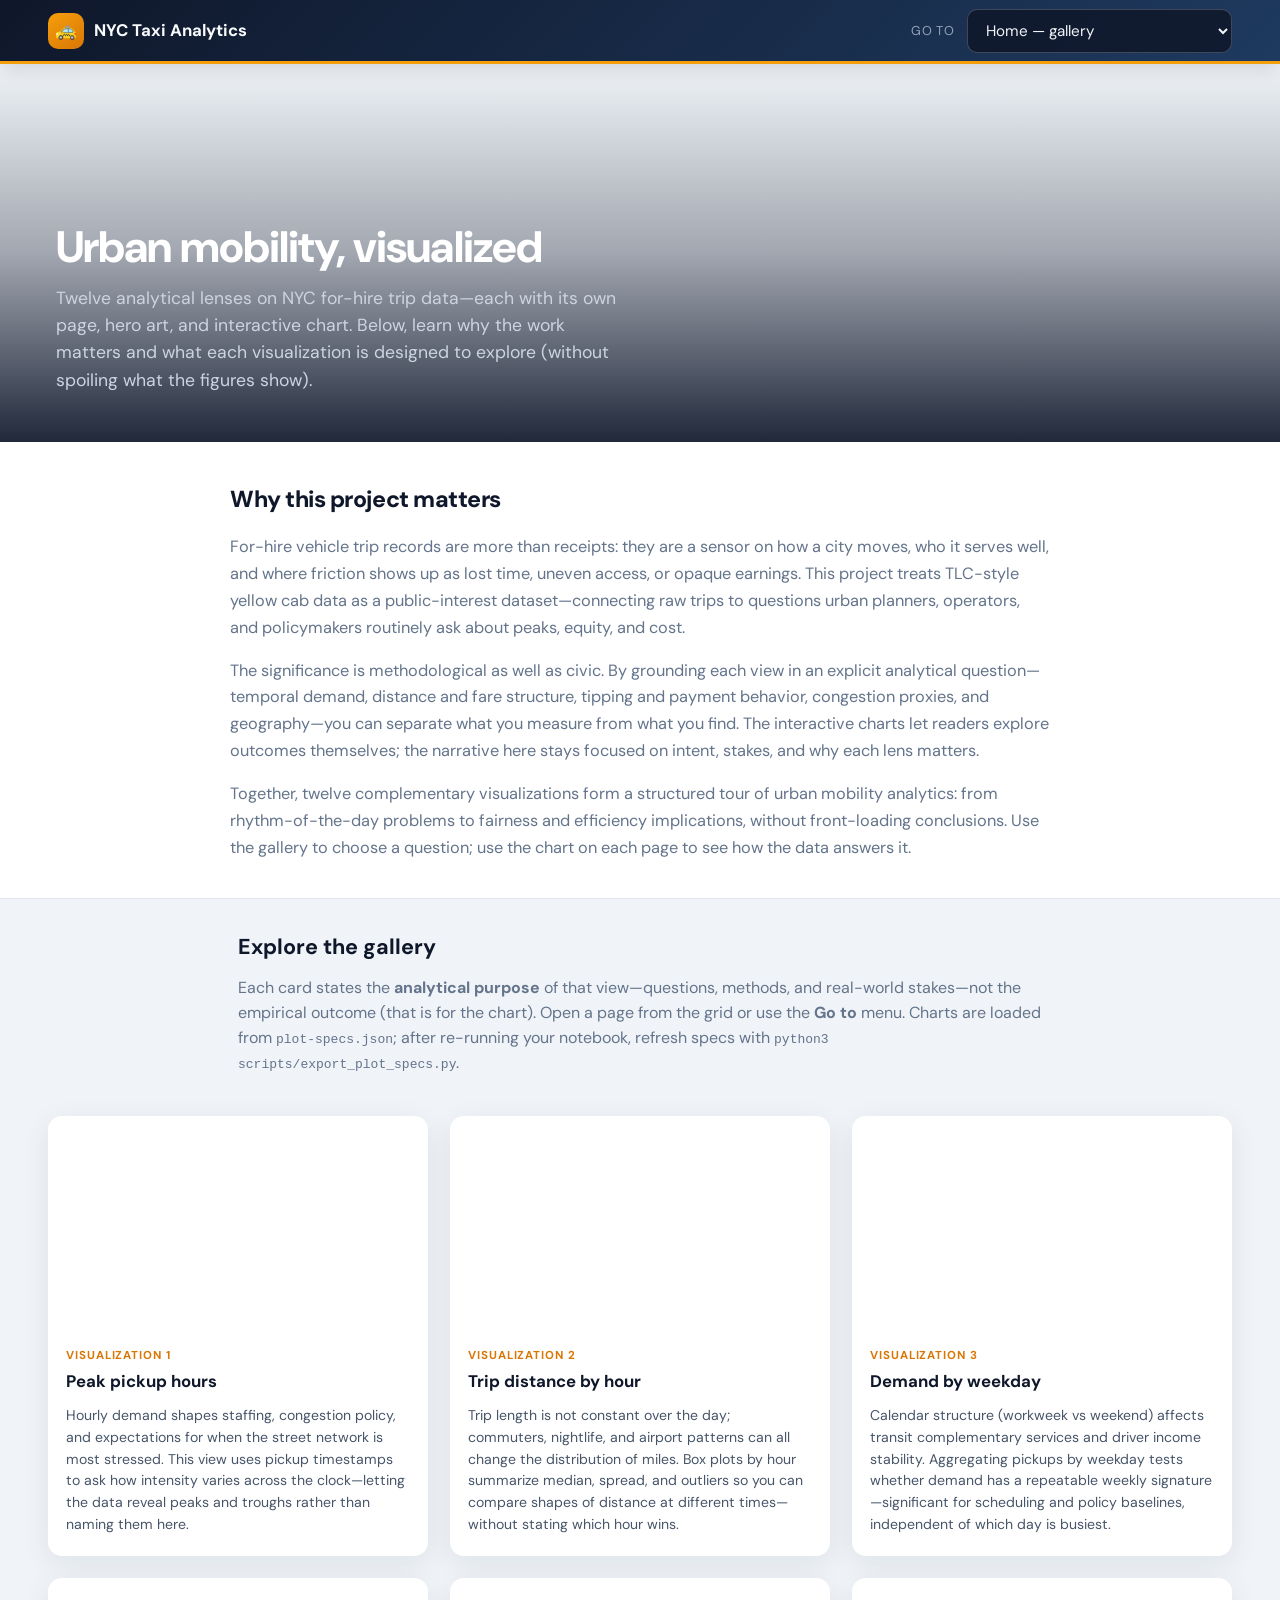
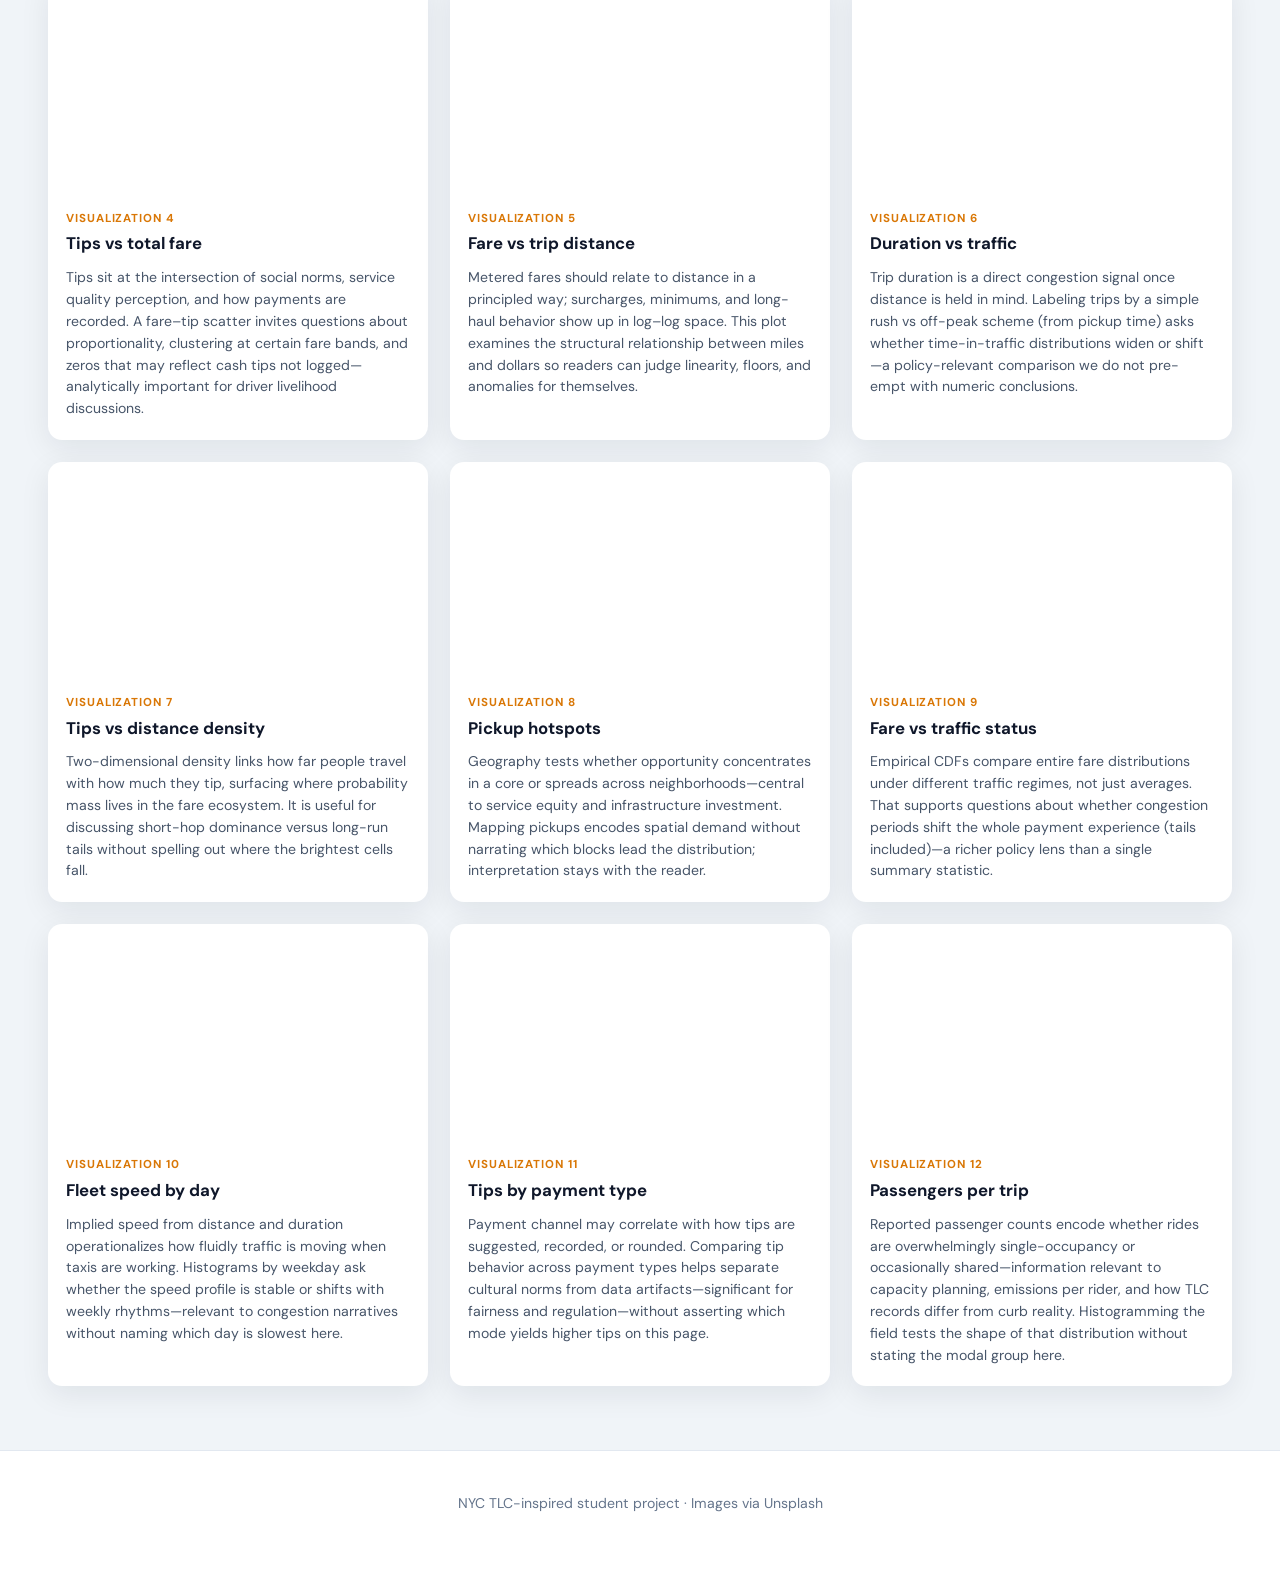
<file: index.html>
<!DOCTYPE html>
<html lang="en">
<head>
  <meta charset="UTF-8">
  <meta name="viewport" content="width=device-width, initial-scale=1.0">
  <title>NYC Taxi Analytics — Gallery</title>
  <link rel="preconnect" href="https://fonts.googleapis.com">
  <link rel="preconnect" href="https://fonts.gstatic.com" crossorigin>
  <link href="https://fonts.googleapis.com/css2?family=DM+Sans:ital,opsz,wght@0,9..40,400;0,9..40,600;0,9..40,800;1,9..40,400&display=swap" rel="stylesheet">
  <link rel="stylesheet" href="css/site.css">
</head>


<body data-current-file="index.html">
  <nav class="site-nav">
    <a class="site-nav__brand" href="index.html">
      <span class="site-nav__logo" aria-hidden="true">🚕</span>
      <span>NYC Taxi Analytics</span>
    </a>
    <div class="site-nav__controls">
      <label for="viz-jump">Go to</label>
      <select id="viz-jump" aria-label="Jump to visualization"></select>
    </div>
  </nav>

  <section class="home-hero" style="background-image: url('https://images.unsplash.com/photo-1544620347-c4fd4a3d5957?auto=format&fit=crop&w=2000&q=80');">
    <div class="home-hero__inner">
      <h1>Urban mobility, visualized</h1>
      <p>Twelve analytical lenses on NYC for-hire trip data—each with its own page, hero art, and interactive chart. Below, learn why the work matters and what each visualization is designed to explore (without spoiling what the figures show).</p>
    </div>
  </section>

  <section class="home-significance">
    <div class="home-significance__inner">
      <h2>Why this project matters</h2>
      <p>For-hire vehicle trip records are more than receipts: they are a sensor on how a city moves, who it serves well, and where friction shows up as lost time, uneven access, or opaque earnings. This project treats TLC-style yellow cab data as a public-interest dataset—connecting raw trips to questions urban planners, operators, and policymakers routinely ask about peaks, equity, and cost.</p>
      <p>The significance is methodological as well as civic. By grounding each view in an explicit analytical question—temporal demand, distance and fare structure, tipping and payment behavior, congestion proxies, and geography—you can separate what you measure from what you find. The interactive charts let readers explore outcomes themselves; the narrative here stays focused on intent, stakes, and why each lens matters.</p>
      <p>Together, twelve complementary visualizations form a structured tour of urban mobility analytics: from rhythm-of-the-day problems to fairness and efficiency implications, without front-loading conclusions. Use the gallery to choose a question; use the chart on each page to see how the data answers it.</p>
    </div>
  </section>
  <section class="home-intro">
    <h2>Explore the gallery</h2>
    <p>Each card states the <strong>analytical purpose</strong> of that view—questions, methods, and real-world stakes—not the empirical outcome (that is for the chart). Open a page from the grid or use the <strong>Go to</strong> menu. Charts are loaded from <code>plot-specs.json</code>; after re-running your notebook, refresh specs with <code>python3 scripts/export_plot_specs.py</code>.</p>
  </section>
  <div class="gallery">
    
    <a class="viz-card-link" href="v1.html">
      <div class="viz-card-link__img" style="background-image: url('https://images.unsplash.com/photo-1518391846015-55a9cc003b25?auto=format&fit=crop&w=2000&q=80');" role="img" aria-label=""></div>
      <div class="viz-card-link__body">
        <div class="viz-card-link__tag">Visualization 1</div>
        <h3>Peak pickup hours</h3>
        <p class="viz-card-analysis">Hourly demand shapes staffing, congestion policy, and expectations for when the street network is most stressed. This view uses pickup timestamps to ask how intensity varies across the clock—letting the data reveal peaks and troughs rather than naming them here.</p>
      </div>
    </a>
    <a class="viz-card-link" href="v2.html">
      <div class="viz-card-link__img" style="background-image: url('https://images.unsplash.com/photo-1492144534655-ae79c964c9d7?auto=format&fit=crop&w=2000&q=80');" role="img" aria-label=""></div>
      <div class="viz-card-link__body">
        <div class="viz-card-link__tag">Visualization 2</div>
        <h3>Trip distance by hour</h3>
        <p class="viz-card-analysis">Trip length is not constant over the day; commuters, nightlife, and airport patterns can all change the distribution of miles. Box plots by hour summarize median, spread, and outliers so you can compare shapes of distance at different times—without stating which hour wins.</p>
      </div>
    </a>
    <a class="viz-card-link" href="v3.html">
      <div class="viz-card-link__img" style="background-image: url('https://images.unsplash.com/photo-1477959858617-67f85cf4f1df?auto=format&fit=crop&w=2000&q=80');" role="img" aria-label=""></div>
      <div class="viz-card-link__body">
        <div class="viz-card-link__tag">Visualization 3</div>
        <h3>Demand by weekday</h3>
        <p class="viz-card-analysis">Calendar structure (workweek vs weekend) affects transit complementary services and driver income stability. Aggregating pickups by weekday tests whether demand has a repeatable weekly signature—significant for scheduling and policy baselines, independent of which day is busiest.</p>
      </div>
    </a>
    <a class="viz-card-link" href="v4.html">
      <div class="viz-card-link__img" style="background-image: url('https://images.unsplash.com/photo-1563013544-824ae1b704d3?auto=format&fit=crop&w=2000&q=80');" role="img" aria-label=""></div>
      <div class="viz-card-link__body">
        <div class="viz-card-link__tag">Visualization 4</div>
        <h3>Tips vs total fare</h3>
        <p class="viz-card-analysis">Tips sit at the intersection of social norms, service quality perception, and how payments are recorded. A fare–tip scatter invites questions about proportionality, clustering at certain fare bands, and zeros that may reflect cash tips not logged—analytically important for driver livelihood discussions.</p>
      </div>
    </a>
    <a class="viz-card-link" href="v5.html">
      <div class="viz-card-link__img" style="background-image: url('https://images.unsplash.com/photo-1469854523086-cc02fe5d8800?auto=format&fit=crop&w=2000&q=80');" role="img" aria-label=""></div>
      <div class="viz-card-link__body">
        <div class="viz-card-link__tag">Visualization 5</div>
        <h3>Fare vs trip distance</h3>
        <p class="viz-card-analysis">Metered fares should relate to distance in a principled way; surcharges, minimums, and long-haul behavior show up in log–log space. This plot examines the structural relationship between miles and dollars so readers can judge linearity, floors, and anomalies for themselves.</p>
      </div>
    </a>
    <a class="viz-card-link" href="v6.html">
      <div class="viz-card-link__img" style="background-image: url('https://images.unsplash.com/photo-1449824913935-59a10b8d2000?auto=format&fit=crop&w=2000&q=80');" role="img" aria-label=""></div>
      <div class="viz-card-link__body">
        <div class="viz-card-link__tag">Visualization 6</div>
        <h3>Duration vs traffic</h3>
        <p class="viz-card-analysis">Trip duration is a direct congestion signal once distance is held in mind. Labeling trips by a simple rush vs off-peak scheme (from pickup time) asks whether time-in-traffic distributions widen or shift—a policy-relevant comparison we do not pre-empt with numeric conclusions.</p>
      </div>
    </a>
    <a class="viz-card-link" href="v7.html">
      <div class="viz-card-link__img" style="background-image: url('https://images.unsplash.com/photo-1551288049-bebda4e38f71?auto=format&fit=crop&w=2000&q=80');" role="img" aria-label=""></div>
      <div class="viz-card-link__body">
        <div class="viz-card-link__tag">Visualization 7</div>
        <h3>Tips vs distance density</h3>
        <p class="viz-card-analysis">Two-dimensional density links how far people travel with how much they tip, surfacing where probability mass lives in the fare ecosystem. It is useful for discussing short-hop dominance versus long-run tails without spelling out where the brightest cells fall.</p>
      </div>
    </a>
    <a class="viz-card-link" href="v8.html">
      <div class="viz-card-link__img" style="background-image: url('https://images.unsplash.com/photo-1514565131-fce0801e5785?auto=format&fit=crop&w=2000&q=80');" role="img" aria-label=""></div>
      <div class="viz-card-link__body">
        <div class="viz-card-link__tag">Visualization 8</div>
        <h3>Pickup hotspots</h3>
        <p class="viz-card-analysis">Geography tests whether opportunity concentrates in a core or spreads across neighborhoods—central to service equity and infrastructure investment. Mapping pickups encodes spatial demand without narrating which blocks lead the distribution; interpretation stays with the reader.</p>
      </div>
    </a>
    <a class="viz-card-link" href="v9.html">
      <div class="viz-card-link__img" style="background-image: url('https://images.unsplash.com/photo-1507679799987-c73779587ccf?auto=format&fit=crop&w=2000&q=80');" role="img" aria-label=""></div>
      <div class="viz-card-link__body">
        <div class="viz-card-link__tag">Visualization 9</div>
        <h3>Fare vs traffic status</h3>
        <p class="viz-card-analysis">Empirical CDFs compare entire fare distributions under different traffic regimes, not just averages. That supports questions about whether congestion periods shift the whole payment experience (tails included)—a richer policy lens than a single summary statistic.</p>
      </div>
    </a>
    <a class="viz-card-link" href="v10.html">
      <div class="viz-card-link__img" style="background-image: url('https://images.unsplash.com/photo-1489824904134-891ab64532f1?auto=format&fit=crop&w=2000&q=80');" role="img" aria-label=""></div>
      <div class="viz-card-link__body">
        <div class="viz-card-link__tag">Visualization 10</div>
        <h3>Fleet speed by day</h3>
        <p class="viz-card-analysis">Implied speed from distance and duration operationalizes how fluidly traffic is moving when taxis are working. Histograms by weekday ask whether the speed profile is stable or shifts with weekly rhythms—relevant to congestion narratives without naming which day is slowest here.</p>
      </div>
    </a>
    <a class="viz-card-link" href="v11.html">
      <div class="viz-card-link__img" style="background-image: url('https://images.unsplash.com/photo-1556742049-0cfed4f6a45d?auto=format&fit=crop&w=2000&q=80');" role="img" aria-label=""></div>
      <div class="viz-card-link__body">
        <div class="viz-card-link__tag">Visualization 11</div>
        <h3>Tips by payment type</h3>
        <p class="viz-card-analysis">Payment channel may correlate with how tips are suggested, recorded, or rounded. Comparing tip behavior across payment types helps separate cultural norms from data artifacts—significant for fairness and regulation—without asserting which mode yields higher tips on this page.</p>
      </div>
    </a>
    <a class="viz-card-link" href="v12.html">
      <div class="viz-card-link__img" style="background-image: url('https://images.unsplash.com/photo-1549317661-bd32c8ce0db2?auto=format&fit=crop&w=2000&q=80');" role="img" aria-label=""></div>
      <div class="viz-card-link__body">
        <div class="viz-card-link__tag">Visualization 12</div>
        <h3>Passengers per trip</h3>
        <p class="viz-card-analysis">Reported passenger counts encode whether rides are overwhelmingly single-occupancy or occasionally shared—information relevant to capacity planning, emissions per rider, and how TLC records differ from curb reality. Histogramming the field tests the shape of that distribution without stating the modal group here.</p>
      </div>
    </a>
  </div>
  <footer class="site-footer">
    <p>NYC TLC-inspired student project · Images via Unsplash</p>
  </footer>

  <script>
    window.VIZ_PAGE_LABELS = ["Peak pickup hours", "Trip distance by hour", "Demand by weekday", "Tips vs total fare", "Fare vs trip distance", "Duration vs traffic", "Tips vs distance density", "Pickup hotspots", "Fare vs traffic status", "Fleet speed by day", "Tips by payment type", "Passengers per trip"];
  </script>
  <script src="js/site.js"></script>
  <script>
    document.addEventListener("DOMContentLoaded", function () {
      Site.populateVizDropdown(
        document.getElementById("viz-jump"),
        document.body.getAttribute("data-current-file") || "index.html"
      );
    });
  </script>
</body>
</html>
</file>
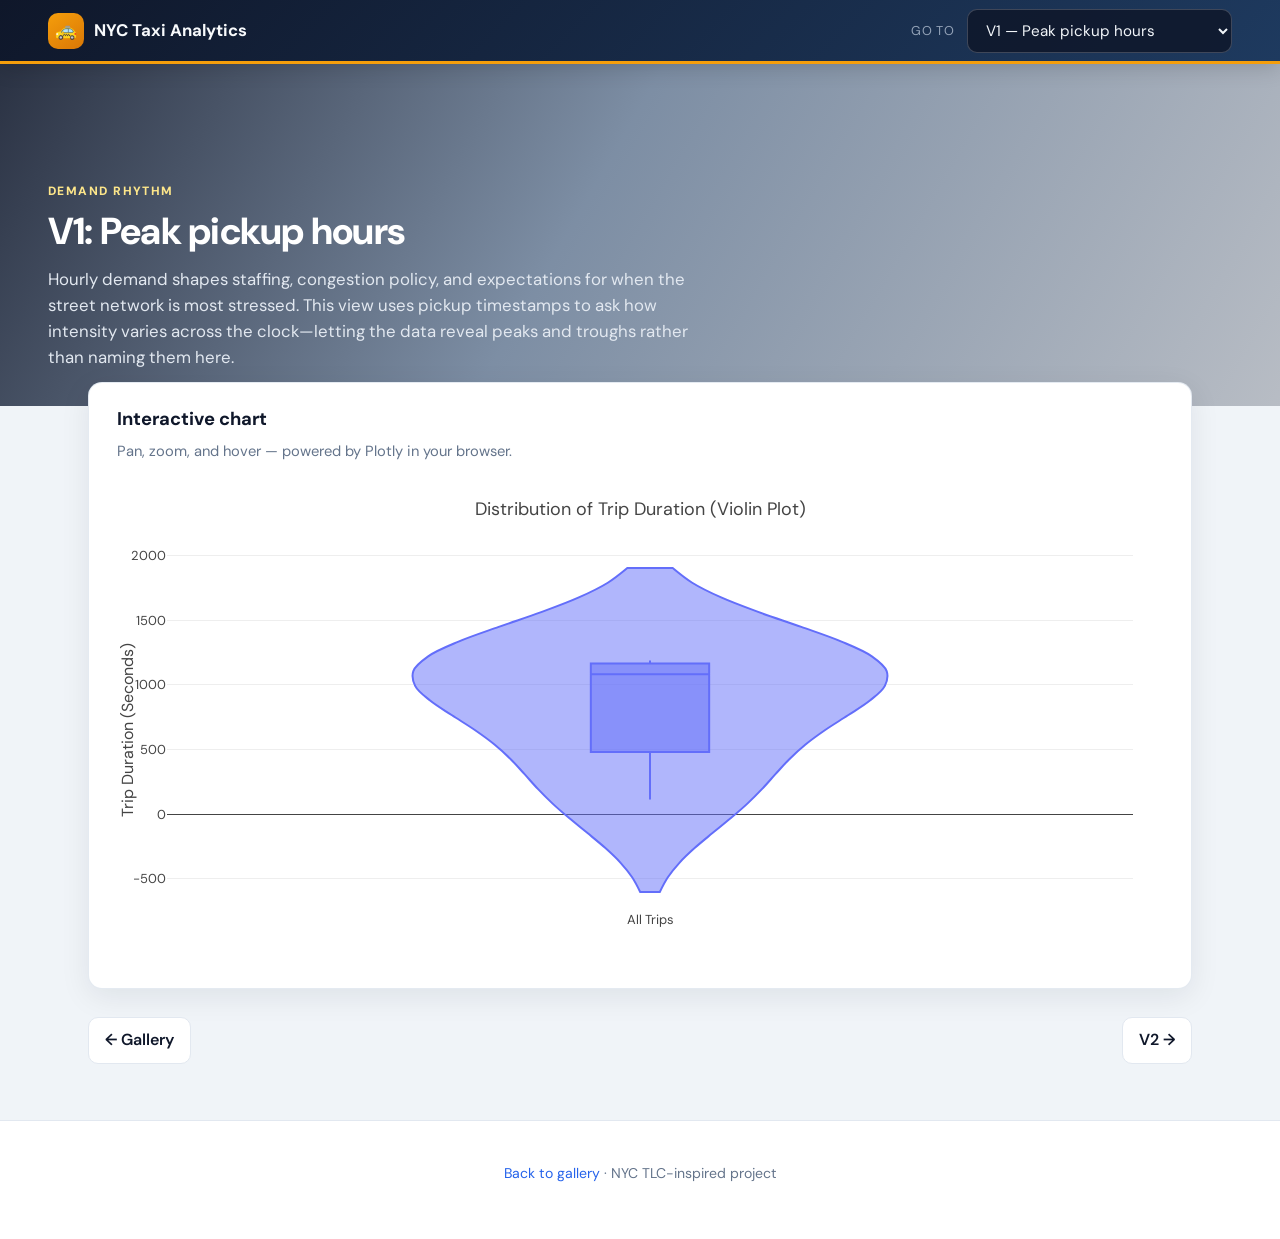
<file: v1.html>
<!DOCTYPE html>
<html lang="en">
<head>
  <meta charset="UTF-8">
  <meta name="viewport" content="width=device-width, initial-scale=1.0">
  <title>V1: Peak pickup hours | NYC Taxi Analytics</title>
  <link rel="preconnect" href="https://fonts.googleapis.com">
  <link rel="preconnect" href="https://fonts.gstatic.com" crossorigin>
  <link href="https://fonts.googleapis.com/css2?family=DM+Sans:ital,opsz,wght@0,9..40,400;0,9..40,600;0,9..40,800;1,9..40,400&display=swap" rel="stylesheet">
  <link rel="stylesheet" href="css/site.css">
</head>


<body data-current-file="v1.html">
  <nav class="site-nav">
    <a class="site-nav__brand" href="index.html">
      <span class="site-nav__logo" aria-hidden="true">🚕</span>
      <span>NYC Taxi Analytics</span>
    </a>
    <div class="site-nav__controls">
      <label for="viz-jump">Go to</label>
      <select id="viz-jump" aria-label="Jump to visualization"></select>
    </div>
  </nav>

  <section class="viz-hero" style="background-image: url('https://images.unsplash.com/photo-1518391846015-55a9cc003b25?auto=format&fit=crop&w=2000&q=80');">
    <div class="viz-hero__inner">
      <div class="viz-hero__kicker">Demand rhythm</div>
      <h1>V1: Peak pickup hours</h1>
      <p>Hourly demand shapes staffing, congestion policy, and expectations for when the street network is most stressed. This view uses pickup timestamps to ask how intensity varies across the clock—letting the data reveal peaks and troughs rather than naming them here.</p>
    </div>
  </section>
  <main class="viz-main">
    <div class="viz-panel">
      <h2>Interactive chart</h2>
      <p class="viz-caption">Pan, zoom, and hover — powered by Plotly in your browser.</p>
      <div id="plot-main" class="plot-container"></div>
    </div>
    <div class="viz-prev-next">
      <a href="index.html">← Gallery</a>
      <a href="v2.html">V2 →</a>
    </div>
  </main>
  <footer class="site-footer">
    <p><a href="index.html">Back to gallery</a> · NYC TLC-inspired project</p>
  </footer>

  <script>
    window.VIZ_PAGE_LABELS = ["Peak pickup hours", "Trip distance by hour", "Demand by weekday", "Tips vs total fare", "Fare vs trip distance", "Duration vs traffic", "Tips vs distance density", "Pickup hotspots", "Fare vs traffic status", "Fleet speed by day", "Tips by payment type", "Passengers per trip"];
  </script>
  <script src="https://cdn.plot.ly/plotly-2.35.2.min.js"></script>

  <script src="js/site.js"></script>
  <script>
    document.addEventListener("DOMContentLoaded", function () {
      Site.populateVizDropdown(
        document.getElementById("viz-jump"),
        document.body.getAttribute("data-current-file") || "index.html"
      );
    });
  </script>
  <script>
    document.addEventListener("DOMContentLoaded", function () {
      Site.renderVizChart("plot-main", 1);
    });
  </script>
</body>
</html>
</file>
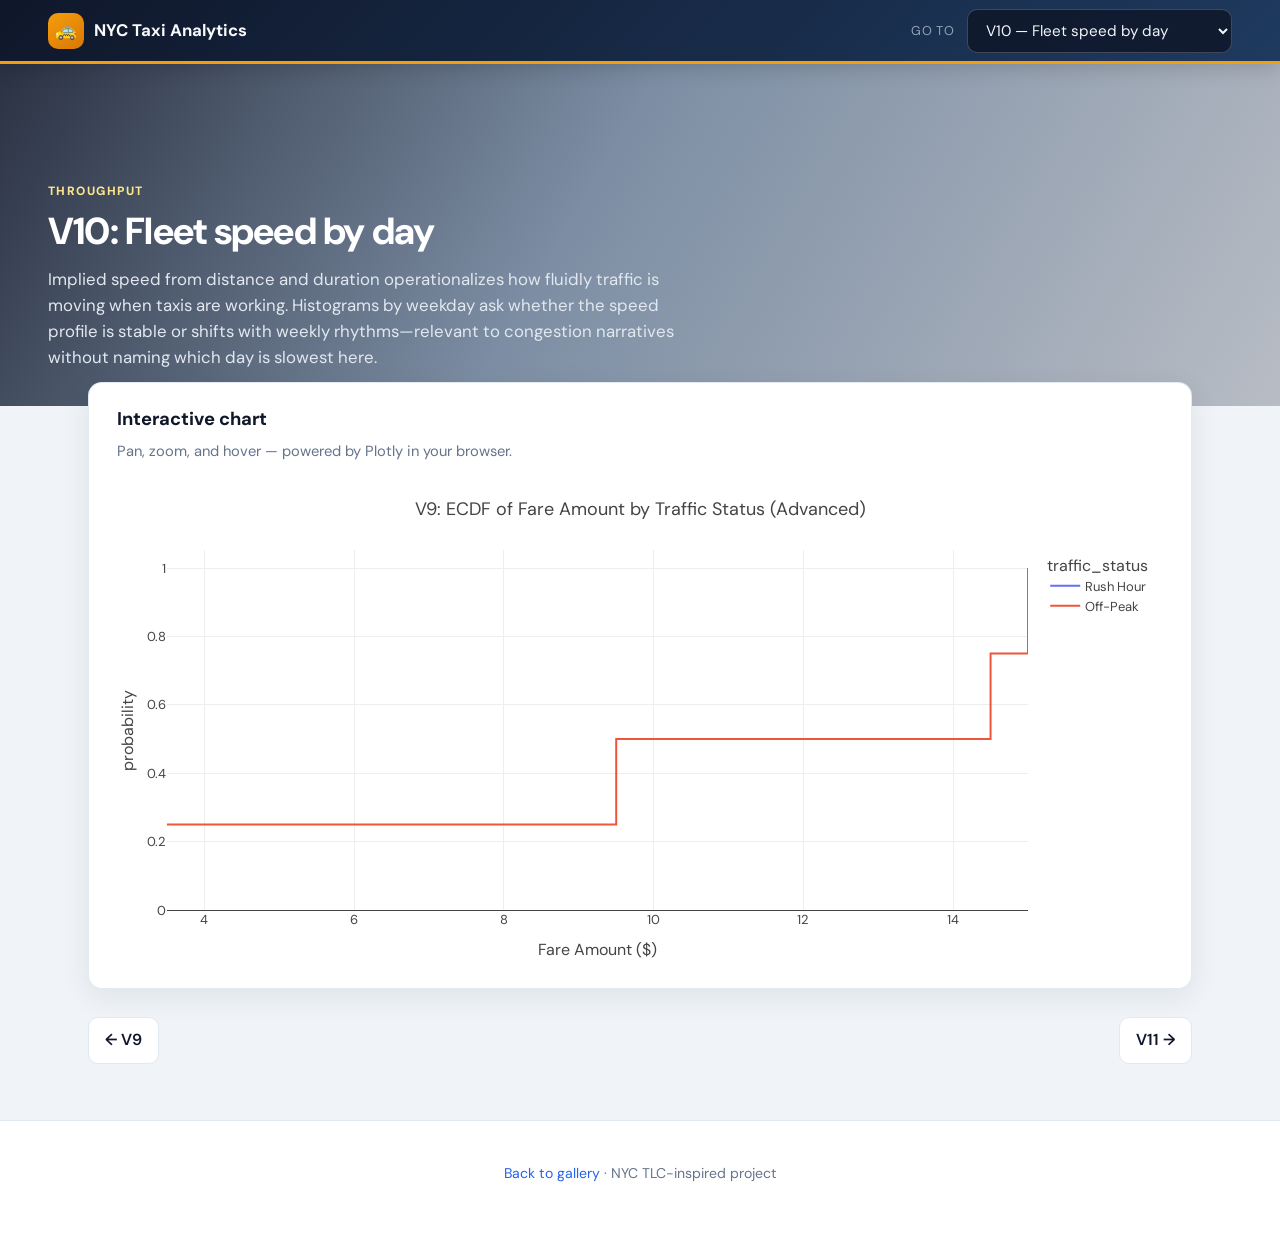
<file: v10.html>
<!DOCTYPE html>
<html lang="en">
<head>
  <meta charset="UTF-8">
  <meta name="viewport" content="width=device-width, initial-scale=1.0">
  <title>V10: Fleet speed by day | NYC Taxi Analytics</title>
  <link rel="preconnect" href="https://fonts.googleapis.com">
  <link rel="preconnect" href="https://fonts.gstatic.com" crossorigin>
  <link href="https://fonts.googleapis.com/css2?family=DM+Sans:ital,opsz,wght@0,9..40,400;0,9..40,600;0,9..40,800;1,9..40,400&display=swap" rel="stylesheet">
  <link rel="stylesheet" href="css/site.css">
</head>


<body data-current-file="v10.html">
  <nav class="site-nav">
    <a class="site-nav__brand" href="index.html">
      <span class="site-nav__logo" aria-hidden="true">🚕</span>
      <span>NYC Taxi Analytics</span>
    </a>
    <div class="site-nav__controls">
      <label for="viz-jump">Go to</label>
      <select id="viz-jump" aria-label="Jump to visualization"></select>
    </div>
  </nav>

  <section class="viz-hero" style="background-image: url('https://images.unsplash.com/photo-1489824904134-891ab64532f1?auto=format&fit=crop&w=2000&q=80');">
    <div class="viz-hero__inner">
      <div class="viz-hero__kicker">Throughput</div>
      <h1>V10: Fleet speed by day</h1>
      <p>Implied speed from distance and duration operationalizes how fluidly traffic is moving when taxis are working. Histograms by weekday ask whether the speed profile is stable or shifts with weekly rhythms—relevant to congestion narratives without naming which day is slowest here.</p>
    </div>
  </section>
  <main class="viz-main">
    <div class="viz-panel">
      <h2>Interactive chart</h2>
      <p class="viz-caption">Pan, zoom, and hover — powered by Plotly in your browser.</p>
      <div id="plot-main" class="plot-container"></div>
    </div>
    <div class="viz-prev-next">
      <a href="v9.html">← V9</a>
      <a href="v11.html">V11 →</a>
    </div>
  </main>
  <footer class="site-footer">
    <p><a href="index.html">Back to gallery</a> · NYC TLC-inspired project</p>
  </footer>

  <script>
    window.VIZ_PAGE_LABELS = ["Peak pickup hours", "Trip distance by hour", "Demand by weekday", "Tips vs total fare", "Fare vs trip distance", "Duration vs traffic", "Tips vs distance density", "Pickup hotspots", "Fare vs traffic status", "Fleet speed by day", "Tips by payment type", "Passengers per trip"];
  </script>
  <script src="https://cdn.plot.ly/plotly-2.35.2.min.js"></script>

  <script src="js/site.js"></script>
  <script>
    document.addEventListener("DOMContentLoaded", function () {
      Site.populateVizDropdown(
        document.getElementById("viz-jump"),
        document.body.getAttribute("data-current-file") || "index.html"
      );
    });
  </script>
  <script>
    document.addEventListener("DOMContentLoaded", function () {
      Site.renderVizChart("plot-main", 10);
    });
  </script>
</body>
</html>
</file>
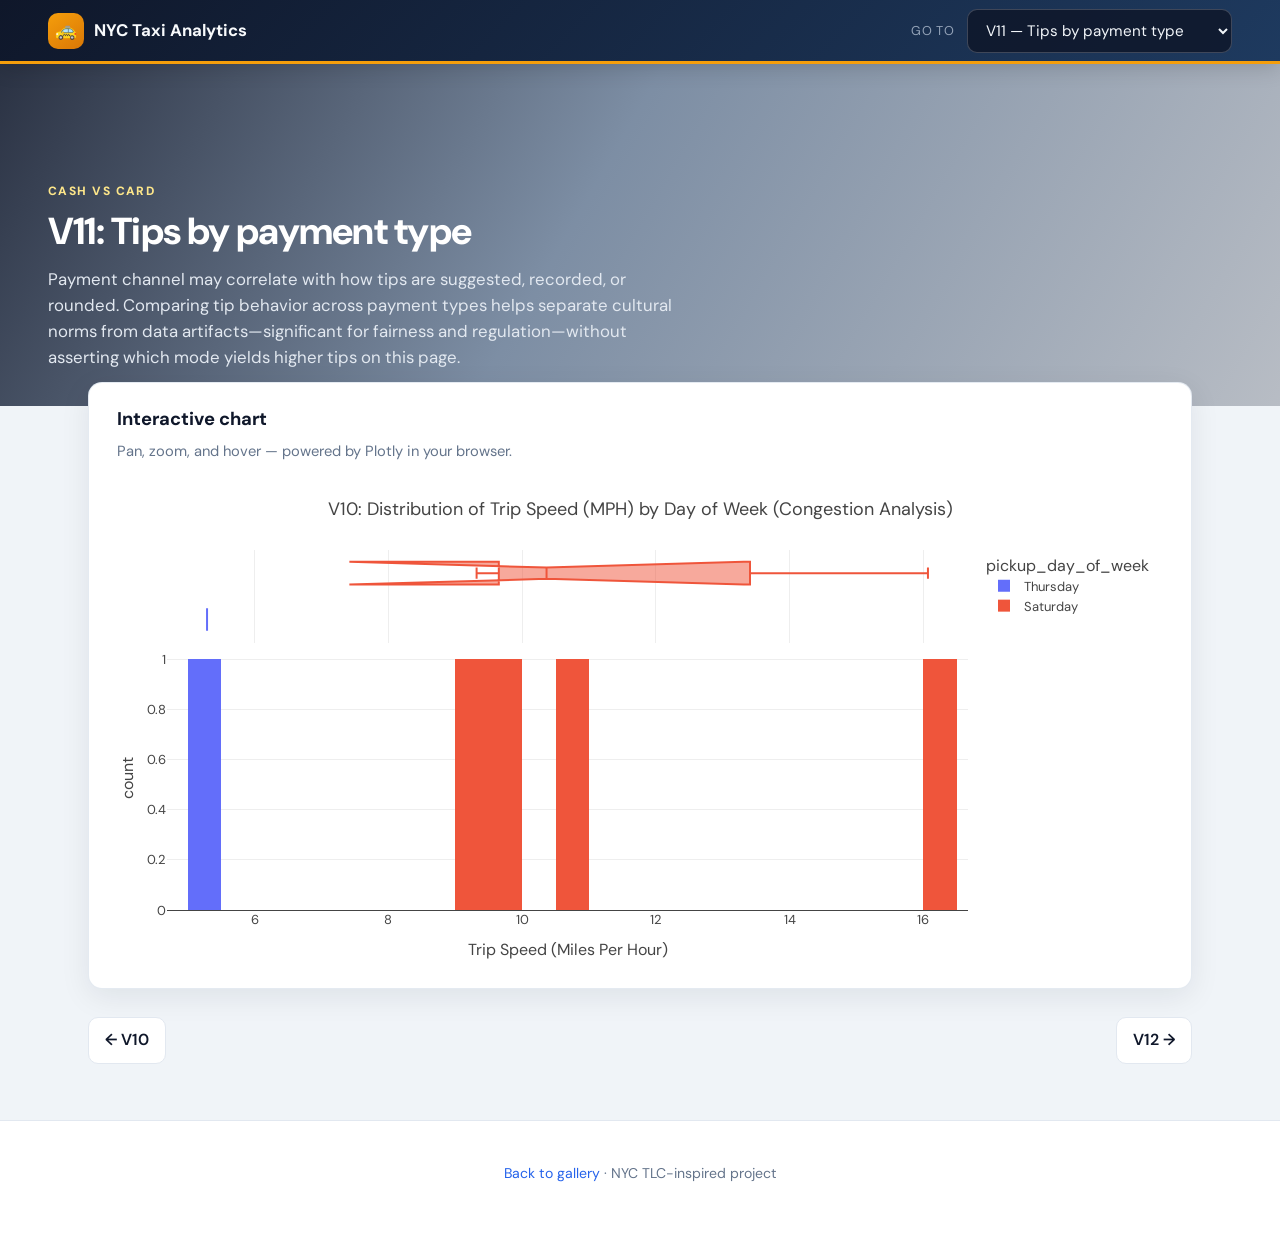
<file: v11.html>
<!DOCTYPE html>
<html lang="en">
<head>
  <meta charset="UTF-8">
  <meta name="viewport" content="width=device-width, initial-scale=1.0">
  <title>V11: Tips by payment type | NYC Taxi Analytics</title>
  <link rel="preconnect" href="https://fonts.googleapis.com">
  <link rel="preconnect" href="https://fonts.gstatic.com" crossorigin>
  <link href="https://fonts.googleapis.com/css2?family=DM+Sans:ital,opsz,wght@0,9..40,400;0,9..40,600;0,9..40,800;1,9..40,400&display=swap" rel="stylesheet">
  <link rel="stylesheet" href="css/site.css">
</head>


<body data-current-file="v11.html">
  <nav class="site-nav">
    <a class="site-nav__brand" href="index.html">
      <span class="site-nav__logo" aria-hidden="true">🚕</span>
      <span>NYC Taxi Analytics</span>
    </a>
    <div class="site-nav__controls">
      <label for="viz-jump">Go to</label>
      <select id="viz-jump" aria-label="Jump to visualization"></select>
    </div>
  </nav>

  <section class="viz-hero" style="background-image: url('https://images.unsplash.com/photo-1556742049-0cfed4f6a45d?auto=format&fit=crop&w=2000&q=80');">
    <div class="viz-hero__inner">
      <div class="viz-hero__kicker">Cash vs card</div>
      <h1>V11: Tips by payment type</h1>
      <p>Payment channel may correlate with how tips are suggested, recorded, or rounded. Comparing tip behavior across payment types helps separate cultural norms from data artifacts—significant for fairness and regulation—without asserting which mode yields higher tips on this page.</p>
    </div>
  </section>
  <main class="viz-main">
    <div class="viz-panel">
      <h2>Interactive chart</h2>
      <p class="viz-caption">Pan, zoom, and hover — powered by Plotly in your browser.</p>
      <div id="plot-main" class="plot-container"></div>
    </div>
    <div class="viz-prev-next">
      <a href="v10.html">← V10</a>
      <a href="v12.html">V12 →</a>
    </div>
  </main>
  <footer class="site-footer">
    <p><a href="index.html">Back to gallery</a> · NYC TLC-inspired project</p>
  </footer>

  <script>
    window.VIZ_PAGE_LABELS = ["Peak pickup hours", "Trip distance by hour", "Demand by weekday", "Tips vs total fare", "Fare vs trip distance", "Duration vs traffic", "Tips vs distance density", "Pickup hotspots", "Fare vs traffic status", "Fleet speed by day", "Tips by payment type", "Passengers per trip"];
  </script>
  <script src="https://cdn.plot.ly/plotly-2.35.2.min.js"></script>

  <script src="js/site.js"></script>
  <script>
    document.addEventListener("DOMContentLoaded", function () {
      Site.populateVizDropdown(
        document.getElementById("viz-jump"),
        document.body.getAttribute("data-current-file") || "index.html"
      );
    });
  </script>
  <script>
    document.addEventListener("DOMContentLoaded", function () {
      Site.renderVizChart("plot-main", 11);
    });
  </script>
</body>
</html>
</file>
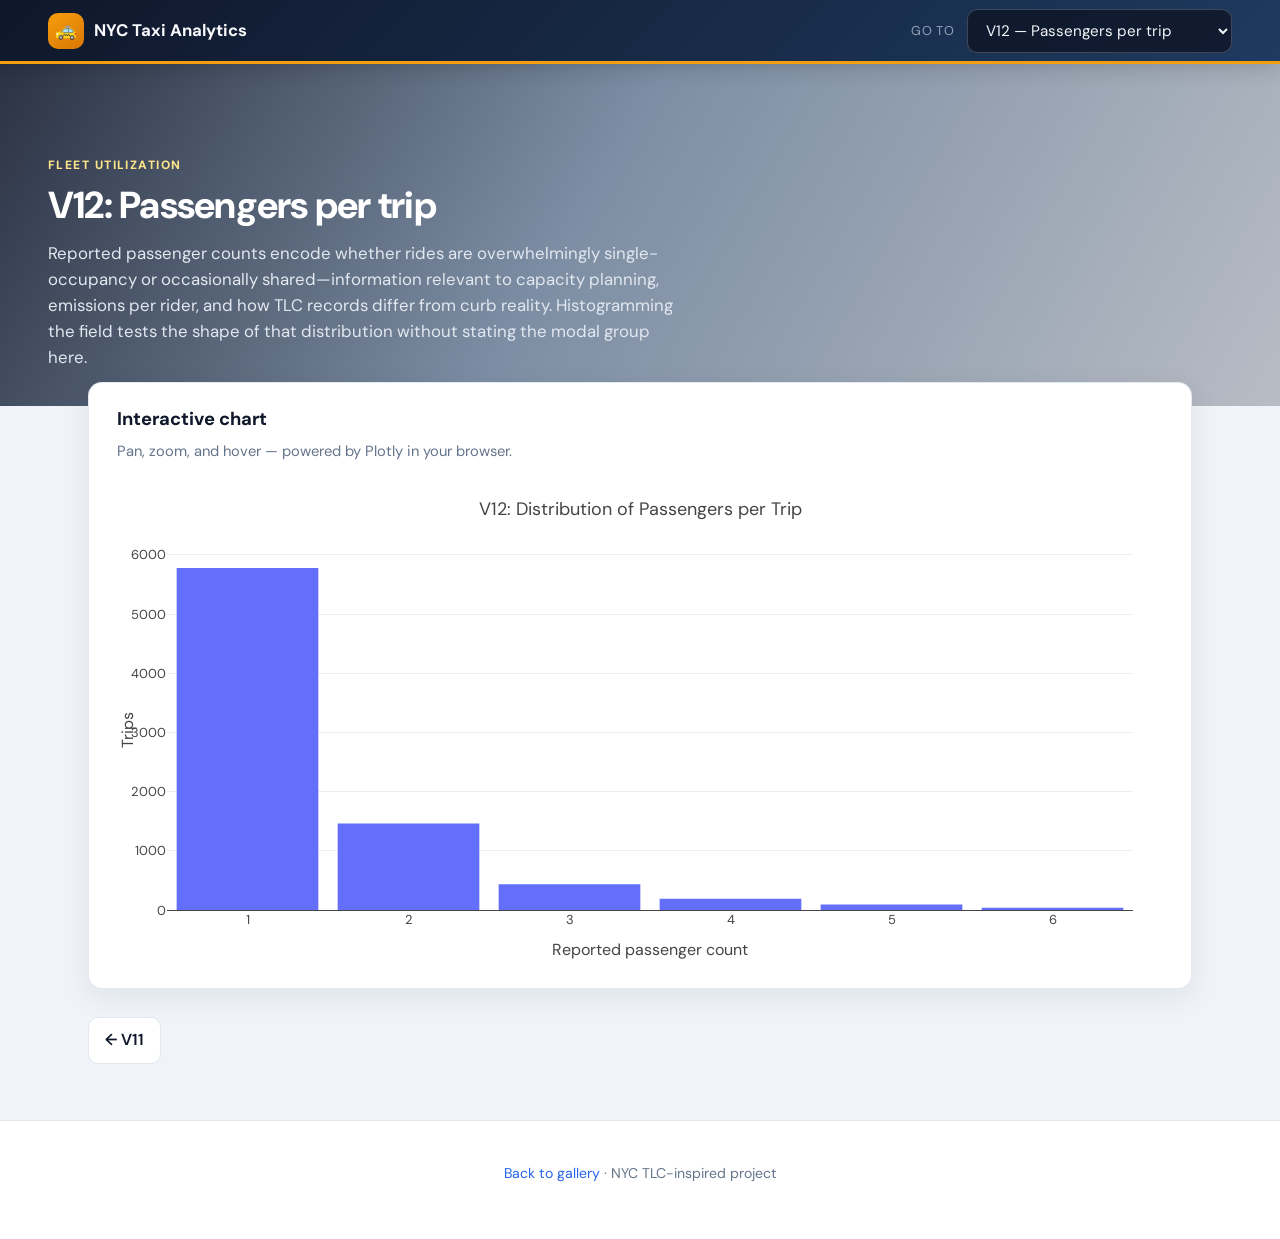
<file: v12.html>
<!DOCTYPE html>
<html lang="en">
<head>
  <meta charset="UTF-8">
  <meta name="viewport" content="width=device-width, initial-scale=1.0">
  <title>V12: Passengers per trip | NYC Taxi Analytics</title>
  <link rel="preconnect" href="https://fonts.googleapis.com">
  <link rel="preconnect" href="https://fonts.gstatic.com" crossorigin>
  <link href="https://fonts.googleapis.com/css2?family=DM+Sans:ital,opsz,wght@0,9..40,400;0,9..40,600;0,9..40,800;1,9..40,400&display=swap" rel="stylesheet">
  <link rel="stylesheet" href="css/site.css">
</head>


<body data-current-file="v12.html">
  <nav class="site-nav">
    <a class="site-nav__brand" href="index.html">
      <span class="site-nav__logo" aria-hidden="true">🚕</span>
      <span>NYC Taxi Analytics</span>
    </a>
    <div class="site-nav__controls">
      <label for="viz-jump">Go to</label>
      <select id="viz-jump" aria-label="Jump to visualization"></select>
    </div>
  </nav>

  <section class="viz-hero" style="background-image: url('https://images.unsplash.com/photo-1549317661-bd32c8ce0db2?auto=format&fit=crop&w=2000&q=80');">
    <div class="viz-hero__inner">
      <div class="viz-hero__kicker">Fleet utilization</div>
      <h1>V12: Passengers per trip</h1>
      <p>Reported passenger counts encode whether rides are overwhelmingly single-occupancy or occasionally shared—information relevant to capacity planning, emissions per rider, and how TLC records differ from curb reality. Histogramming the field tests the shape of that distribution without stating the modal group here.</p>
    </div>
  </section>
  <main class="viz-main">
    <div class="viz-panel">
      <h2>Interactive chart</h2>
      <p class="viz-caption">Pan, zoom, and hover — powered by Plotly in your browser.</p>
      <div id="plot-main" class="plot-container"></div>
    </div>
    <div class="viz-prev-next">
      <a href="v11.html">← V11</a>
      <span></span>
    </div>
  </main>
  <footer class="site-footer">
    <p><a href="index.html">Back to gallery</a> · NYC TLC-inspired project</p>
  </footer>

  <script>
    window.VIZ_PAGE_LABELS = ["Peak pickup hours", "Trip distance by hour", "Demand by weekday", "Tips vs total fare", "Fare vs trip distance", "Duration vs traffic", "Tips vs distance density", "Pickup hotspots", "Fare vs traffic status", "Fleet speed by day", "Tips by payment type", "Passengers per trip"];
  </script>
  <script src="https://cdn.plot.ly/plotly-2.35.2.min.js"></script>

  <script src="js/site.js"></script>
  <script>
    document.addEventListener("DOMContentLoaded", function () {
      Site.populateVizDropdown(
        document.getElementById("viz-jump"),
        document.body.getAttribute("data-current-file") || "index.html"
      );
    });
  </script>
  <script>
    document.addEventListener("DOMContentLoaded", function () {
      Site.renderVizChart("plot-main", 12);
    });
  </script>
</body>
</html>
</file>
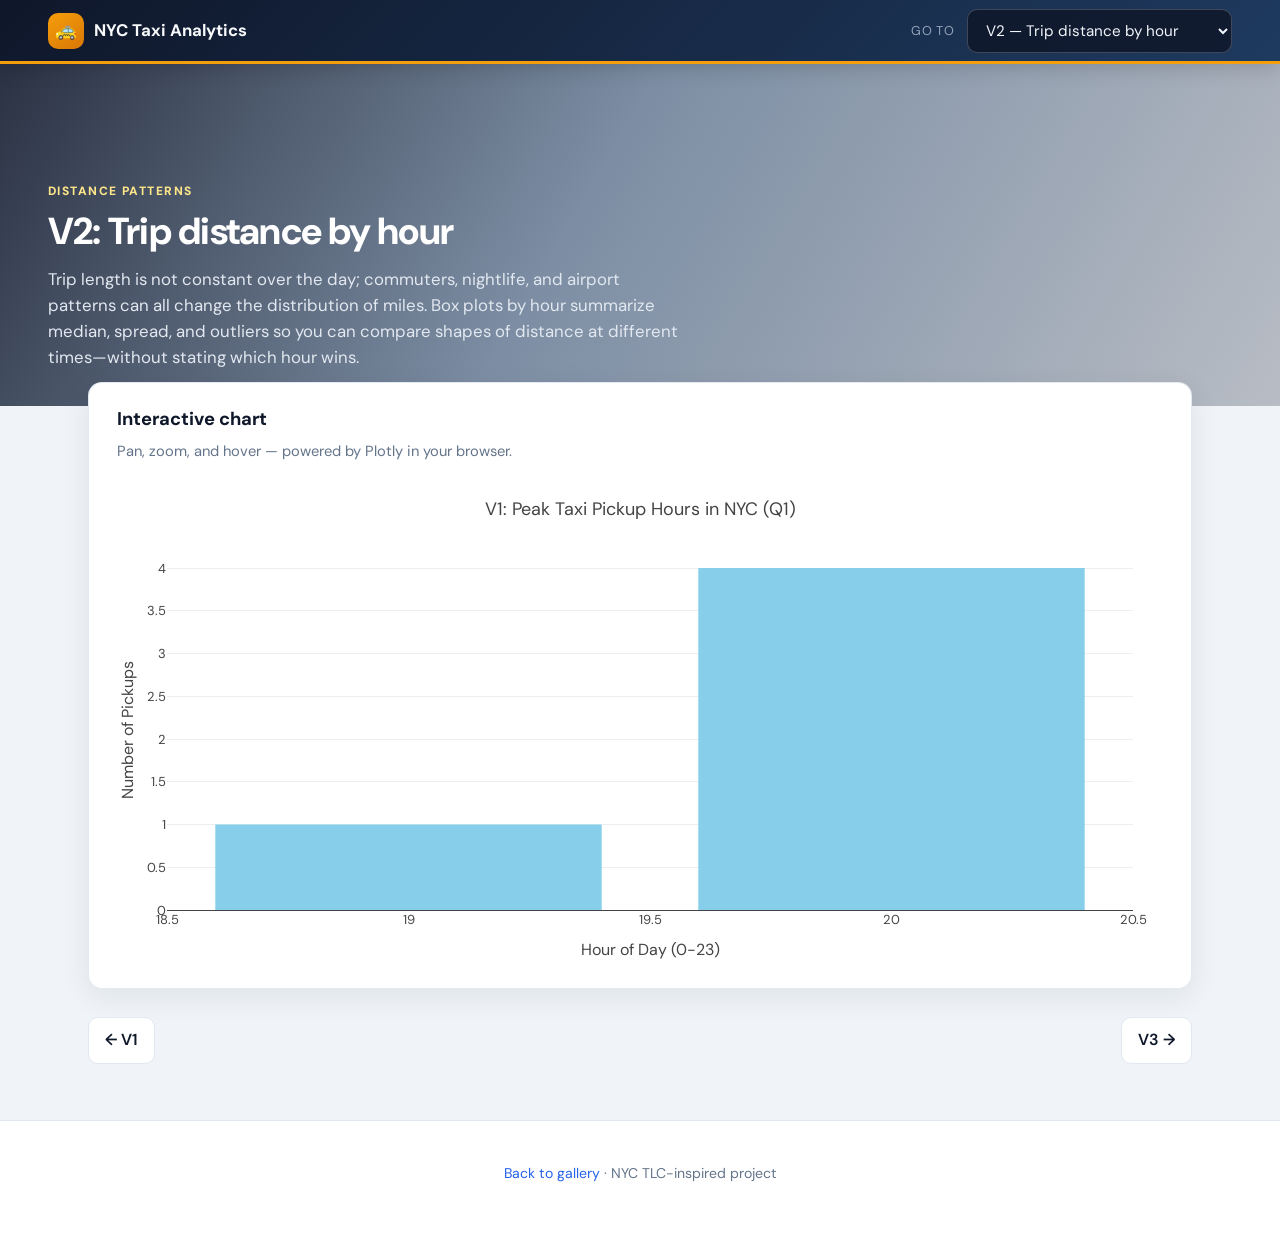
<file: v2.html>
<!DOCTYPE html>
<html lang="en">
<head>
  <meta charset="UTF-8">
  <meta name="viewport" content="width=device-width, initial-scale=1.0">
  <title>V2: Trip distance by hour | NYC Taxi Analytics</title>
  <link rel="preconnect" href="https://fonts.googleapis.com">
  <link rel="preconnect" href="https://fonts.gstatic.com" crossorigin>
  <link href="https://fonts.googleapis.com/css2?family=DM+Sans:ital,opsz,wght@0,9..40,400;0,9..40,600;0,9..40,800;1,9..40,400&display=swap" rel="stylesheet">
  <link rel="stylesheet" href="css/site.css">
</head>


<body data-current-file="v2.html">
  <nav class="site-nav">
    <a class="site-nav__brand" href="index.html">
      <span class="site-nav__logo" aria-hidden="true">🚕</span>
      <span>NYC Taxi Analytics</span>
    </a>
    <div class="site-nav__controls">
      <label for="viz-jump">Go to</label>
      <select id="viz-jump" aria-label="Jump to visualization"></select>
    </div>
  </nav>

  <section class="viz-hero" style="background-image: url('https://images.unsplash.com/photo-1492144534655-ae79c964c9d7?auto=format&fit=crop&w=2000&q=80');">
    <div class="viz-hero__inner">
      <div class="viz-hero__kicker">Distance patterns</div>
      <h1>V2: Trip distance by hour</h1>
      <p>Trip length is not constant over the day; commuters, nightlife, and airport patterns can all change the distribution of miles. Box plots by hour summarize median, spread, and outliers so you can compare shapes of distance at different times—without stating which hour wins.</p>
    </div>
  </section>
  <main class="viz-main">
    <div class="viz-panel">
      <h2>Interactive chart</h2>
      <p class="viz-caption">Pan, zoom, and hover — powered by Plotly in your browser.</p>
      <div id="plot-main" class="plot-container"></div>
    </div>
    <div class="viz-prev-next">
      <a href="v1.html">← V1</a>
      <a href="v3.html">V3 →</a>
    </div>
  </main>
  <footer class="site-footer">
    <p><a href="index.html">Back to gallery</a> · NYC TLC-inspired project</p>
  </footer>

  <script>
    window.VIZ_PAGE_LABELS = ["Peak pickup hours", "Trip distance by hour", "Demand by weekday", "Tips vs total fare", "Fare vs trip distance", "Duration vs traffic", "Tips vs distance density", "Pickup hotspots", "Fare vs traffic status", "Fleet speed by day", "Tips by payment type", "Passengers per trip"];
  </script>
  <script src="https://cdn.plot.ly/plotly-2.35.2.min.js"></script>

  <script src="js/site.js"></script>
  <script>
    document.addEventListener("DOMContentLoaded", function () {
      Site.populateVizDropdown(
        document.getElementById("viz-jump"),
        document.body.getAttribute("data-current-file") || "index.html"
      );
    });
  </script>
  <script>
    document.addEventListener("DOMContentLoaded", function () {
      Site.renderVizChart("plot-main", 2);
    });
  </script>
</body>
</html>
</file>
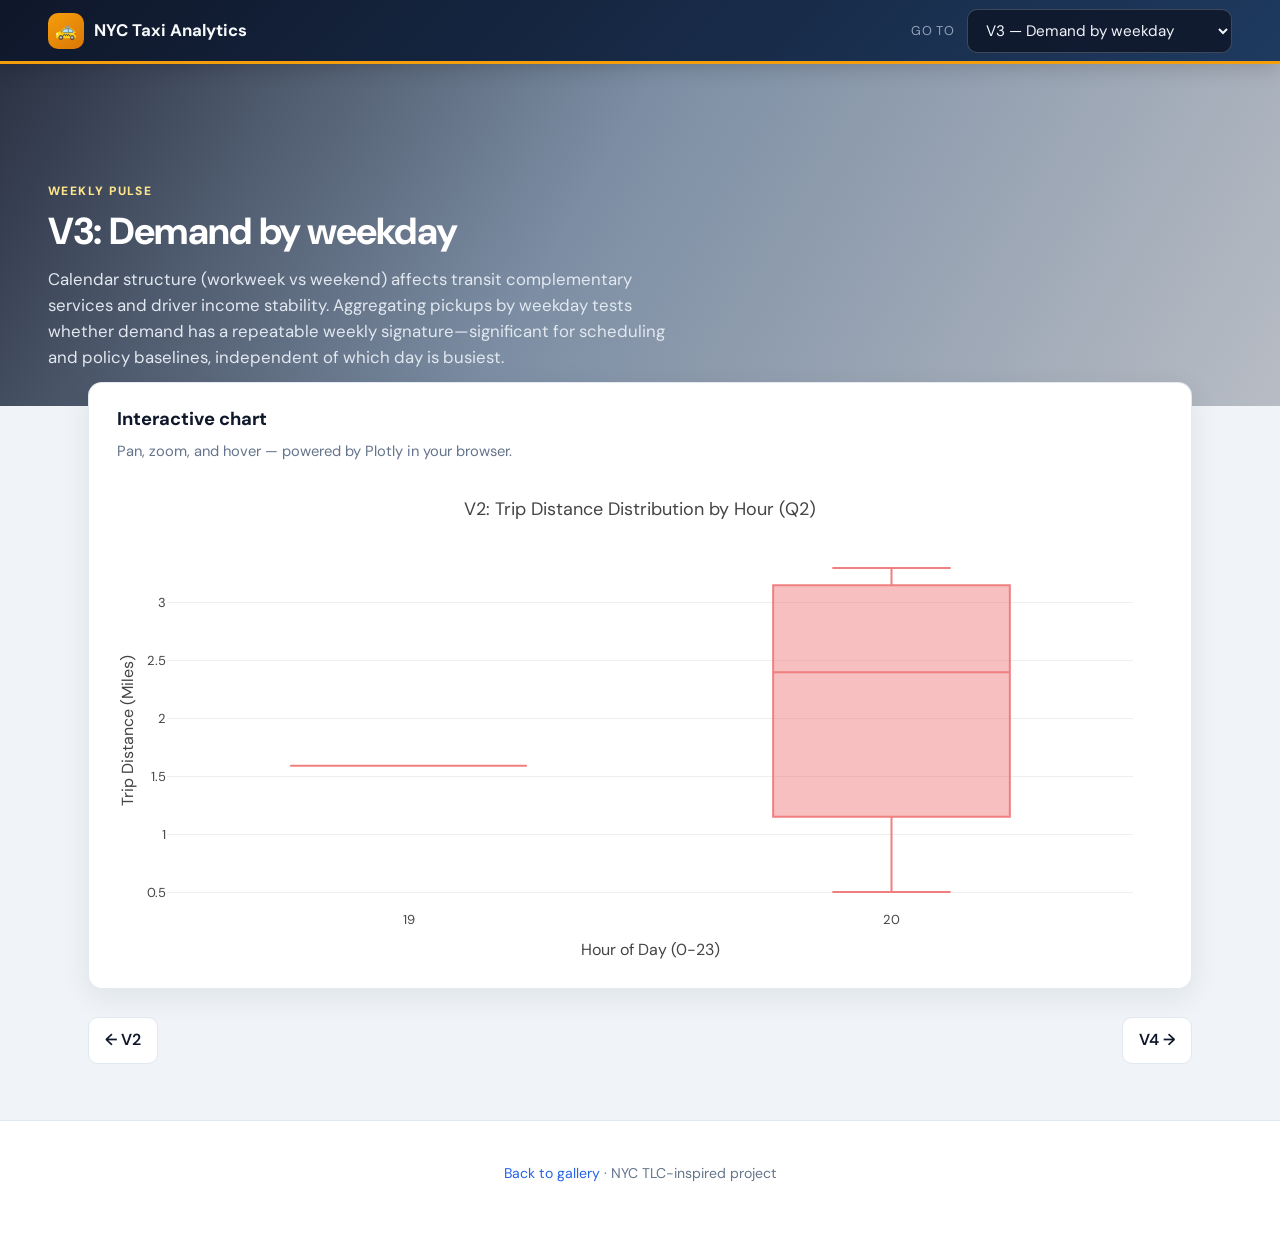
<file: v3.html>
<!DOCTYPE html>
<html lang="en">
<head>
  <meta charset="UTF-8">
  <meta name="viewport" content="width=device-width, initial-scale=1.0">
  <title>V3: Demand by weekday | NYC Taxi Analytics</title>
  <link rel="preconnect" href="https://fonts.googleapis.com">
  <link rel="preconnect" href="https://fonts.gstatic.com" crossorigin>
  <link href="https://fonts.googleapis.com/css2?family=DM+Sans:ital,opsz,wght@0,9..40,400;0,9..40,600;0,9..40,800;1,9..40,400&display=swap" rel="stylesheet">
  <link rel="stylesheet" href="css/site.css">
</head>


<body data-current-file="v3.html">
  <nav class="site-nav">
    <a class="site-nav__brand" href="index.html">
      <span class="site-nav__logo" aria-hidden="true">🚕</span>
      <span>NYC Taxi Analytics</span>
    </a>
    <div class="site-nav__controls">
      <label for="viz-jump">Go to</label>
      <select id="viz-jump" aria-label="Jump to visualization"></select>
    </div>
  </nav>

  <section class="viz-hero" style="background-image: url('https://images.unsplash.com/photo-1477959858617-67f85cf4f1df?auto=format&fit=crop&w=2000&q=80');">
    <div class="viz-hero__inner">
      <div class="viz-hero__kicker">Weekly pulse</div>
      <h1>V3: Demand by weekday</h1>
      <p>Calendar structure (workweek vs weekend) affects transit complementary services and driver income stability. Aggregating pickups by weekday tests whether demand has a repeatable weekly signature—significant for scheduling and policy baselines, independent of which day is busiest.</p>
    </div>
  </section>
  <main class="viz-main">
    <div class="viz-panel">
      <h2>Interactive chart</h2>
      <p class="viz-caption">Pan, zoom, and hover — powered by Plotly in your browser.</p>
      <div id="plot-main" class="plot-container"></div>
    </div>
    <div class="viz-prev-next">
      <a href="v2.html">← V2</a>
      <a href="v4.html">V4 →</a>
    </div>
  </main>
  <footer class="site-footer">
    <p><a href="index.html">Back to gallery</a> · NYC TLC-inspired project</p>
  </footer>

  <script>
    window.VIZ_PAGE_LABELS = ["Peak pickup hours", "Trip distance by hour", "Demand by weekday", "Tips vs total fare", "Fare vs trip distance", "Duration vs traffic", "Tips vs distance density", "Pickup hotspots", "Fare vs traffic status", "Fleet speed by day", "Tips by payment type"];
  </script>
  <script src="https://cdn.plot.ly/plotly-2.35.2.min.js"></script>

  <script src="js/site.js"></script>
  <script>
    document.addEventListener("DOMContentLoaded", function () {
      Site.populateVizDropdown(
        document.getElementById("viz-jump"),
        document.body.getAttribute("data-current-file") || "index.html"
      );
    });
  </script>
  <script>
    document.addEventListener("DOMContentLoaded", function () {
      Site.renderVizChart("plot-main", 3);
    });
  </script>
</body>
</html>
</file>
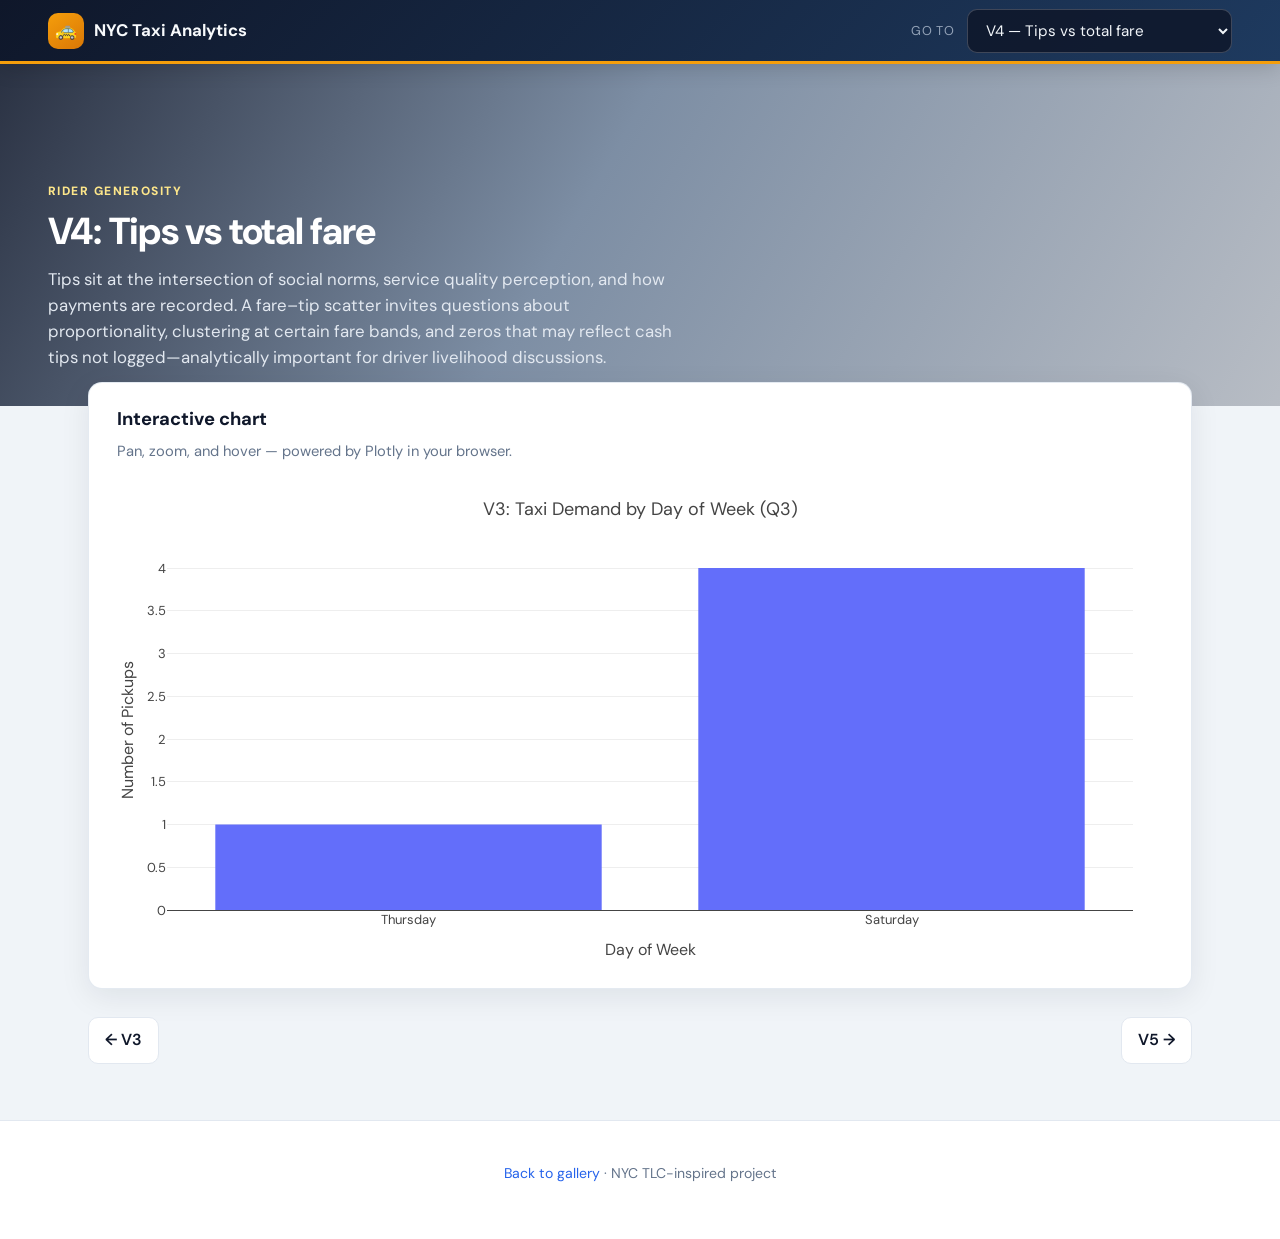
<file: v4.html>
<!DOCTYPE html>
<html lang="en">
<head>
  <meta charset="UTF-8">
  <meta name="viewport" content="width=device-width, initial-scale=1.0">
  <title>V4: Tips vs total fare | NYC Taxi Analytics</title>
  <link rel="preconnect" href="https://fonts.googleapis.com">
  <link rel="preconnect" href="https://fonts.gstatic.com" crossorigin>
  <link href="https://fonts.googleapis.com/css2?family=DM+Sans:ital,opsz,wght@0,9..40,400;0,9..40,600;0,9..40,800;1,9..40,400&display=swap" rel="stylesheet">
  <link rel="stylesheet" href="css/site.css">
</head>


<body data-current-file="v4.html">
  <nav class="site-nav">
    <a class="site-nav__brand" href="index.html">
      <span class="site-nav__logo" aria-hidden="true">🚕</span>
      <span>NYC Taxi Analytics</span>
    </a>
    <div class="site-nav__controls">
      <label for="viz-jump">Go to</label>
      <select id="viz-jump" aria-label="Jump to visualization"></select>
    </div>
  </nav>

  <section class="viz-hero" style="background-image: url('https://images.unsplash.com/photo-1563013544-824ae1b704d3?auto=format&fit=crop&w=2000&q=80');">
    <div class="viz-hero__inner">
      <div class="viz-hero__kicker">Rider generosity</div>
      <h1>V4: Tips vs total fare</h1>
      <p>Tips sit at the intersection of social norms, service quality perception, and how payments are recorded. A fare–tip scatter invites questions about proportionality, clustering at certain fare bands, and zeros that may reflect cash tips not logged—analytically important for driver livelihood discussions.</p>
    </div>
  </section>
  <main class="viz-main">
    <div class="viz-panel">
      <h2>Interactive chart</h2>
      <p class="viz-caption">Pan, zoom, and hover — powered by Plotly in your browser.</p>
      <div id="plot-main" class="plot-container"></div>
    </div>
    <div class="viz-prev-next">
      <a href="v3.html">← V3</a>
      <a href="v5.html">V5 →</a>
    </div>
  </main>
  <footer class="site-footer">
    <p><a href="index.html">Back to gallery</a> · NYC TLC-inspired project</p>
  </footer>

  <script>
    window.VIZ_PAGE_LABELS = ["Peak pickup hours", "Trip distance by hour", "Demand by weekday", "Tips vs total fare", "Fare vs trip distance", "Duration vs traffic", "Tips vs distance density", "Pickup hotspots", "Fare vs traffic status", "Fleet speed by day", "Tips by payment type", "Passengers per trip"];
  </script>
  <script src="https://cdn.plot.ly/plotly-2.35.2.min.js"></script>

  <script src="js/site.js"></script>
  <script>
    document.addEventListener("DOMContentLoaded", function () {
      Site.populateVizDropdown(
        document.getElementById("viz-jump"),
        document.body.getAttribute("data-current-file") || "index.html"
      );
    });
  </script>
  <script>
    document.addEventListener("DOMContentLoaded", function () {
      Site.renderVizChart("plot-main", 4);
    });
  </script>
</body>
</html>
</file>
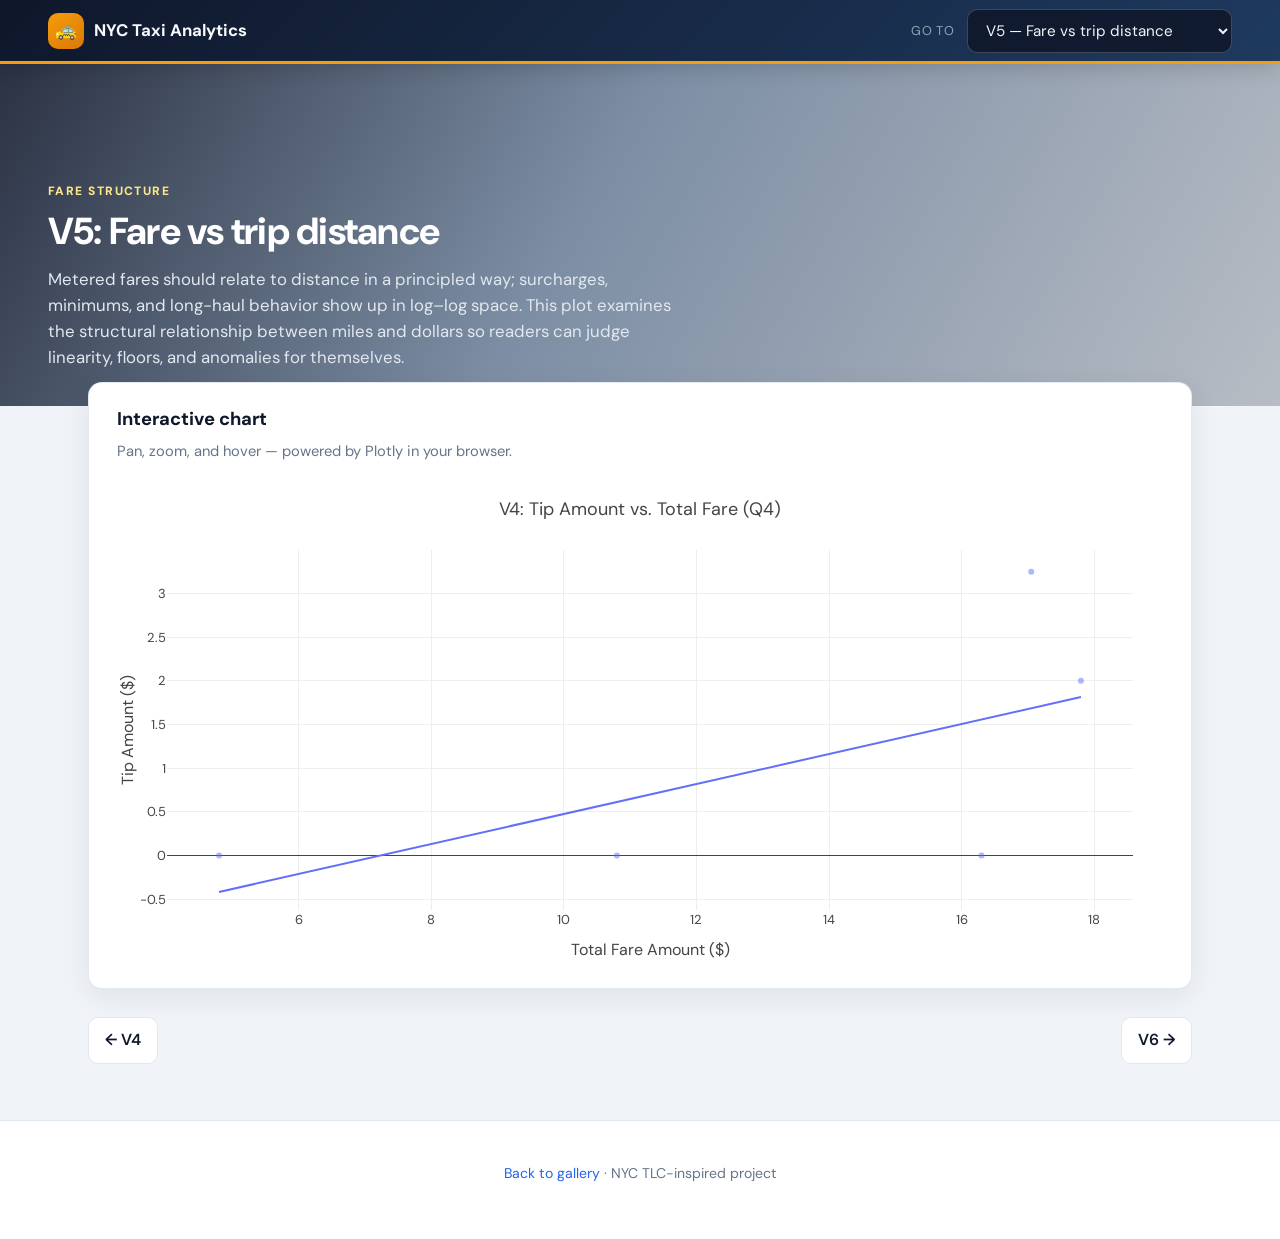
<file: v5.html>
<!DOCTYPE html>
<html lang="en">
<head>
  <meta charset="UTF-8">
  <meta name="viewport" content="width=device-width, initial-scale=1.0">
  <title>V5: Fare vs trip distance | NYC Taxi Analytics</title>
  <link rel="preconnect" href="https://fonts.googleapis.com">
  <link rel="preconnect" href="https://fonts.gstatic.com" crossorigin>
  <link href="https://fonts.googleapis.com/css2?family=DM+Sans:ital,opsz,wght@0,9..40,400;0,9..40,600;0,9..40,800;1,9..40,400&display=swap" rel="stylesheet">
  <link rel="stylesheet" href="css/site.css">
</head>


<body data-current-file="v5.html">
  <nav class="site-nav">
    <a class="site-nav__brand" href="index.html">
      <span class="site-nav__logo" aria-hidden="true">🚕</span>
      <span>NYC Taxi Analytics</span>
    </a>
    <div class="site-nav__controls">
      <label for="viz-jump">Go to</label>
      <select id="viz-jump" aria-label="Jump to visualization"></select>
    </div>
  </nav>

  <section class="viz-hero" style="background-image: url('https://images.unsplash.com/photo-1469854523086-cc02fe5d8800?auto=format&fit=crop&w=2000&q=80');">
    <div class="viz-hero__inner">
      <div class="viz-hero__kicker">Fare structure</div>
      <h1>V5: Fare vs trip distance</h1>
      <p>Metered fares should relate to distance in a principled way; surcharges, minimums, and long-haul behavior show up in log–log space. This plot examines the structural relationship between miles and dollars so readers can judge linearity, floors, and anomalies for themselves.</p>
    </div>
  </section>
  <main class="viz-main">
    <div class="viz-panel">
      <h2>Interactive chart</h2>
      <p class="viz-caption">Pan, zoom, and hover — powered by Plotly in your browser.</p>
      <div id="plot-main" class="plot-container"></div>
    </div>
    <div class="viz-prev-next">
      <a href="v4.html">← V4</a>
      <a href="v6.html">V6 →</a>
    </div>
  </main>
  <footer class="site-footer">
    <p><a href="index.html">Back to gallery</a> · NYC TLC-inspired project</p>
  </footer>

  <script>
    window.VIZ_PAGE_LABELS = ["Peak pickup hours", "Trip distance by hour", "Demand by weekday", "Tips vs total fare", "Fare vs trip distance", "Duration vs traffic", "Tips vs distance density", "Pickup hotspots", "Fare vs traffic status", "Fleet speed by day", "Tips by payment type", "Passengers per trip"];
  </script>
  <script src="https://cdn.plot.ly/plotly-2.35.2.min.js"></script>

  <script src="js/site.js"></script>
  <script>
    document.addEventListener("DOMContentLoaded", function () {
      Site.populateVizDropdown(
        document.getElementById("viz-jump"),
        document.body.getAttribute("data-current-file") || "index.html"
      );
    });
  </script>
  <script>
    document.addEventListener("DOMContentLoaded", function () {
      Site.renderVizChart("plot-main", 5);
    });
  </script>
</body>
</html>
</file>
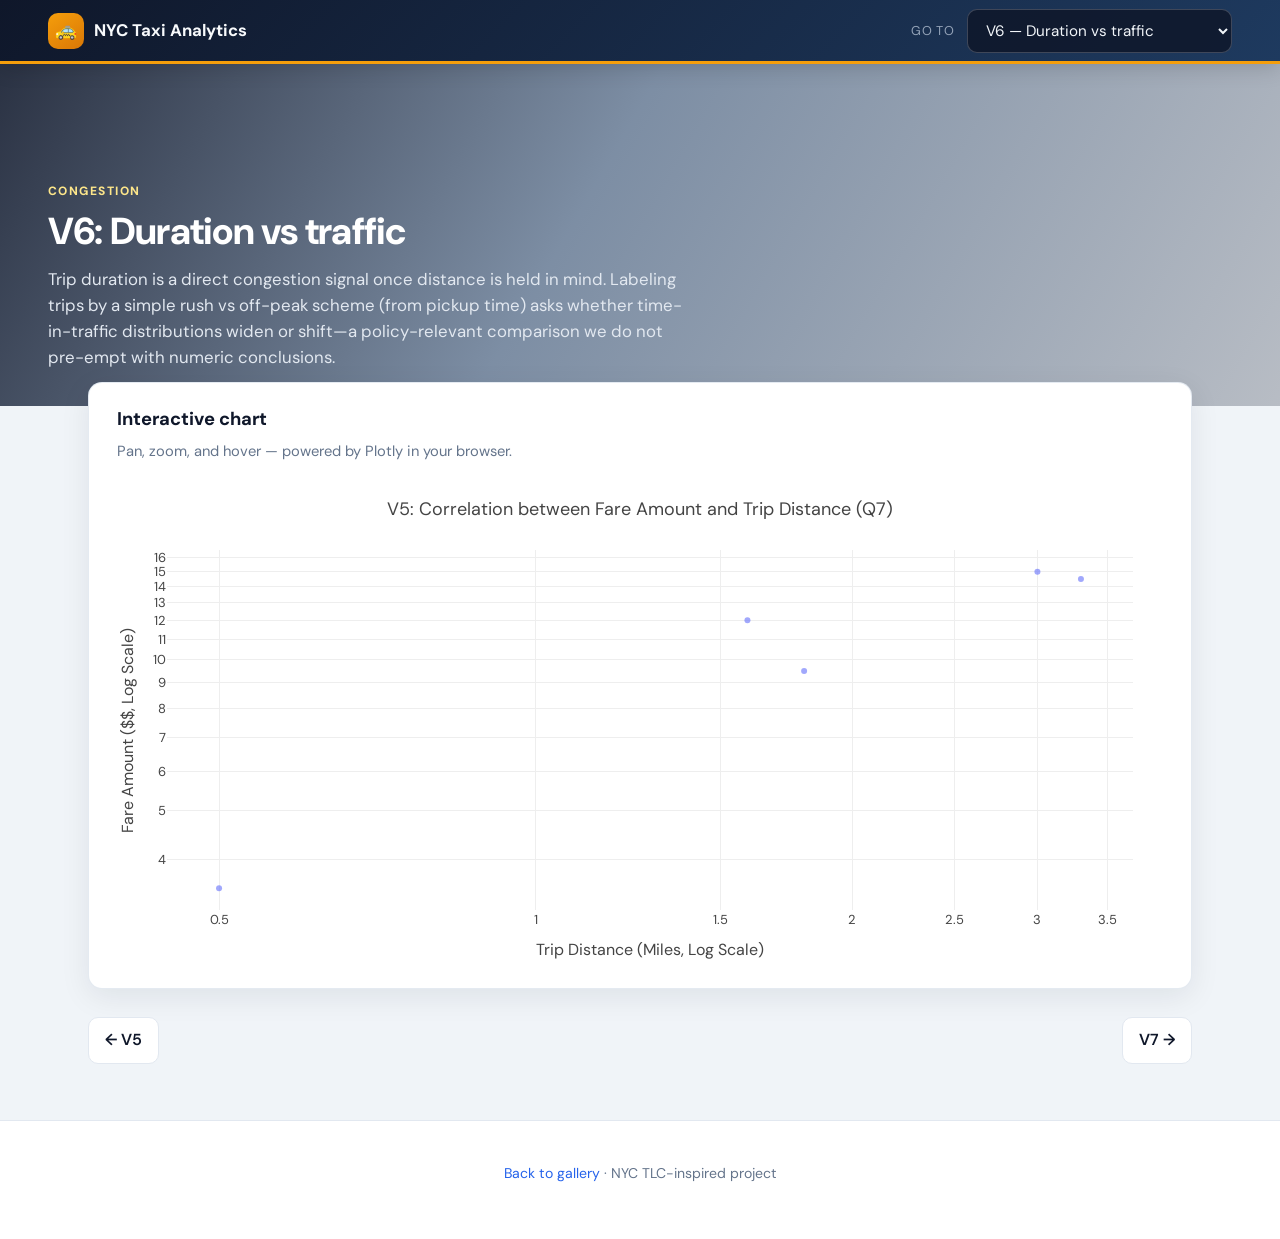
<file: v6.html>
<!DOCTYPE html>
<html lang="en">
<head>
  <meta charset="UTF-8">
  <meta name="viewport" content="width=device-width, initial-scale=1.0">
  <title>V6: Duration vs traffic | NYC Taxi Analytics</title>
  <link rel="preconnect" href="https://fonts.googleapis.com">
  <link rel="preconnect" href="https://fonts.gstatic.com" crossorigin>
  <link href="https://fonts.googleapis.com/css2?family=DM+Sans:ital,opsz,wght@0,9..40,400;0,9..40,600;0,9..40,800;1,9..40,400&display=swap" rel="stylesheet">
  <link rel="stylesheet" href="css/site.css">
</head>


<body data-current-file="v6.html">
  <nav class="site-nav">
    <a class="site-nav__brand" href="index.html">
      <span class="site-nav__logo" aria-hidden="true">🚕</span>
      <span>NYC Taxi Analytics</span>
    </a>
    <div class="site-nav__controls">
      <label for="viz-jump">Go to</label>
      <select id="viz-jump" aria-label="Jump to visualization"></select>
    </div>
  </nav>

  <section class="viz-hero" style="background-image: url('https://images.unsplash.com/photo-1449824913935-59a10b8d2000?auto=format&fit=crop&w=2000&q=80');">
    <div class="viz-hero__inner">
      <div class="viz-hero__kicker">Congestion</div>
      <h1>V6: Duration vs traffic</h1>
      <p>Trip duration is a direct congestion signal once distance is held in mind. Labeling trips by a simple rush vs off-peak scheme (from pickup time) asks whether time-in-traffic distributions widen or shift—a policy-relevant comparison we do not pre-empt with numeric conclusions.</p>
    </div>
  </section>
  <main class="viz-main">
    <div class="viz-panel">
      <h2>Interactive chart</h2>
      <p class="viz-caption">Pan, zoom, and hover — powered by Plotly in your browser.</p>
      <div id="plot-main" class="plot-container"></div>
    </div>
    <div class="viz-prev-next">
      <a href="v5.html">← V5</a>
      <a href="v7.html">V7 →</a>
    </div>
  </main>
  <footer class="site-footer">
    <p><a href="index.html">Back to gallery</a> · NYC TLC-inspired project</p>
  </footer>

  <script>
    window.VIZ_PAGE_LABELS = ["Peak pickup hours", "Trip distance by hour", "Demand by weekday", "Tips vs total fare", "Fare vs trip distance", "Duration vs traffic", "Tips vs distance density", "Pickup hotspots", "Fare vs traffic status", "Fleet speed by day", "Tips by payment type", "Passengers per trip"];
  </script>
  <script src="https://cdn.plot.ly/plotly-2.35.2.min.js"></script>

  <script src="js/site.js"></script>
  <script>
    document.addEventListener("DOMContentLoaded", function () {
      Site.populateVizDropdown(
        document.getElementById("viz-jump"),
        document.body.getAttribute("data-current-file") || "index.html"
      );
    });
  </script>
  <script>
    document.addEventListener("DOMContentLoaded", function () {
      Site.renderVizChart("plot-main", 6);
    });
  </script>
</body>
</html>
</file>
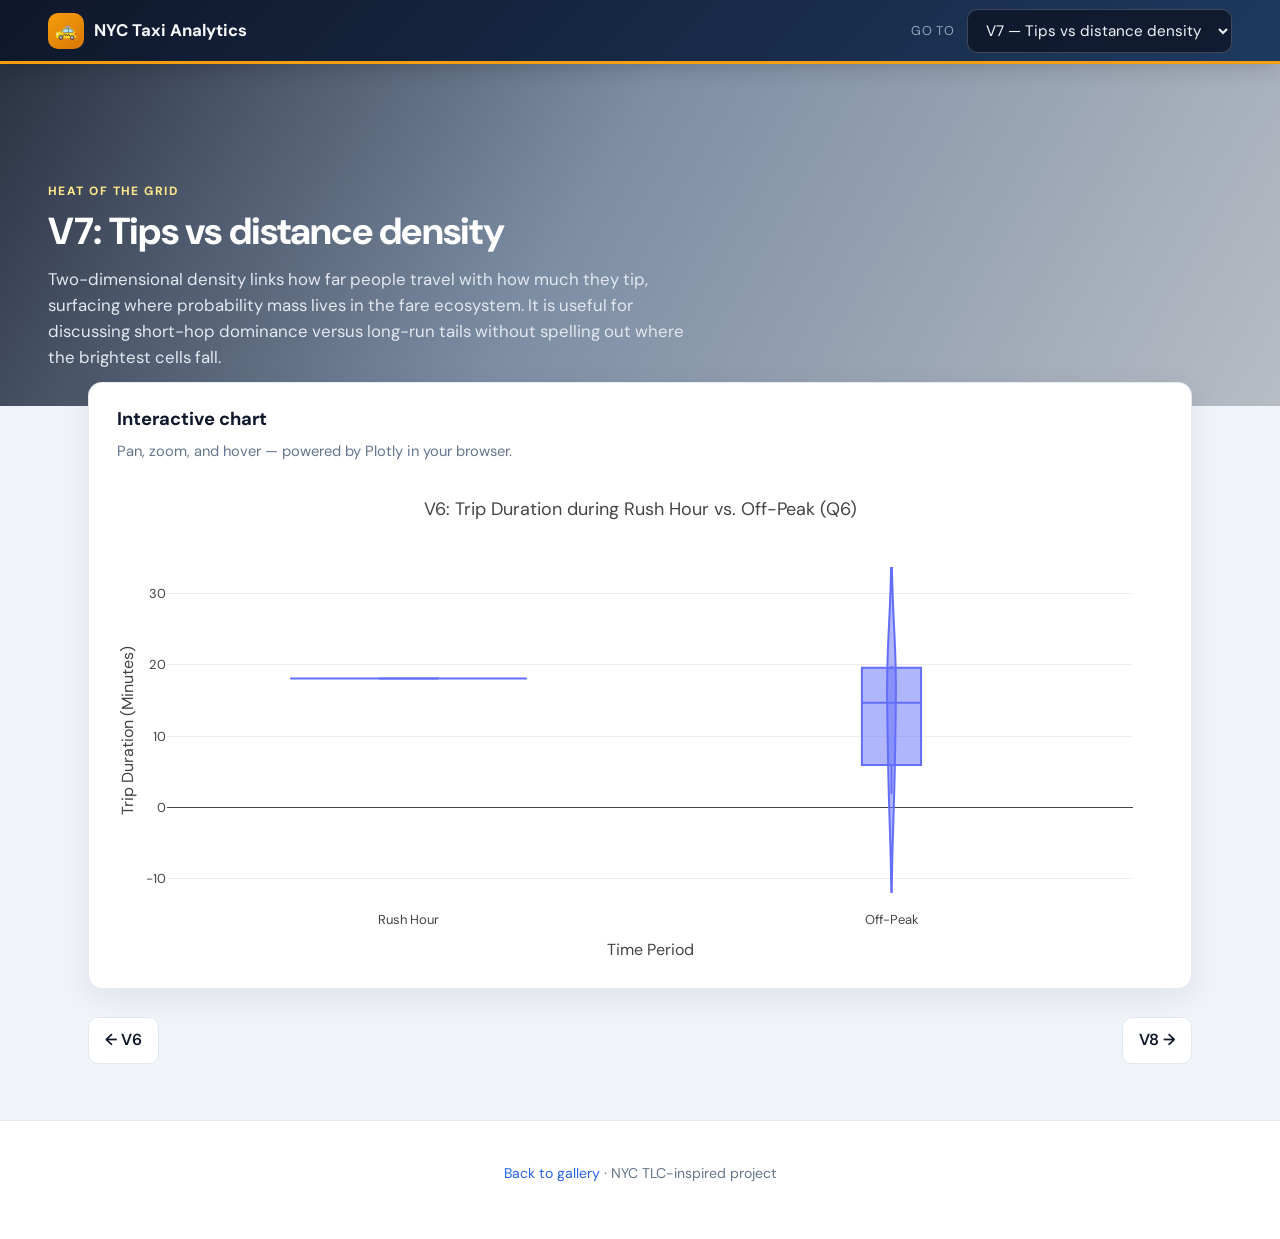
<file: v7.html>
<!DOCTYPE html>
<html lang="en">
<head>
  <meta charset="UTF-8">
  <meta name="viewport" content="width=device-width, initial-scale=1.0">
  <title>V7: Tips vs distance density | NYC Taxi Analytics</title>
  <link rel="preconnect" href="https://fonts.googleapis.com">
  <link rel="preconnect" href="https://fonts.gstatic.com" crossorigin>
  <link href="https://fonts.googleapis.com/css2?family=DM+Sans:ital,opsz,wght@0,9..40,400;0,9..40,600;0,9..40,800;1,9..40,400&display=swap" rel="stylesheet">
  <link rel="stylesheet" href="css/site.css">
</head>


<body data-current-file="v7.html">
  <nav class="site-nav">
    <a class="site-nav__brand" href="index.html">
      <span class="site-nav__logo" aria-hidden="true">🚕</span>
      <span>NYC Taxi Analytics</span>
    </a>
    <div class="site-nav__controls">
      <label for="viz-jump">Go to</label>
      <select id="viz-jump" aria-label="Jump to visualization"></select>
    </div>
  </nav>

  <section class="viz-hero" style="background-image: url('https://images.unsplash.com/photo-1551288049-bebda4e38f71?auto=format&fit=crop&w=2000&q=80');">
    <div class="viz-hero__inner">
      <div class="viz-hero__kicker">Heat of the grid</div>
      <h1>V7: Tips vs distance density</h1>
      <p>Two-dimensional density links how far people travel with how much they tip, surfacing where probability mass lives in the fare ecosystem. It is useful for discussing short-hop dominance versus long-run tails without spelling out where the brightest cells fall.</p>
    </div>
  </section>
  <main class="viz-main">
    <div class="viz-panel">
      <h2>Interactive chart</h2>
      <p class="viz-caption">Pan, zoom, and hover — powered by Plotly in your browser.</p>
      <div id="plot-main" class="plot-container"></div>
    </div>
    <div class="viz-prev-next">
      <a href="v6.html">← V6</a>
      <a href="v8.html">V8 →</a>
    </div>
  </main>
  <footer class="site-footer">
    <p><a href="index.html">Back to gallery</a> · NYC TLC-inspired project</p>
  </footer>

  <script>
    window.VIZ_PAGE_LABELS = ["Peak pickup hours", "Trip distance by hour", "Demand by weekday", "Tips vs total fare", "Fare vs trip distance", "Duration vs traffic", "Tips vs distance density", "Pickup hotspots", "Fare vs traffic status", "Fleet speed by day", "Tips by payment type", "Passengers per trip"];
  </script>
  <script src="https://cdn.plot.ly/plotly-2.35.2.min.js"></script>

  <script src="js/site.js"></script>
  <script>
    document.addEventListener("DOMContentLoaded", function () {
      Site.populateVizDropdown(
        document.getElementById("viz-jump"),
        document.body.getAttribute("data-current-file") || "index.html"
      );
    });
  </script>
  <script>
    document.addEventListener("DOMContentLoaded", function () {
      Site.renderVizChart("plot-main", 7);
    });
  </script>
</body>
</html>
</file>
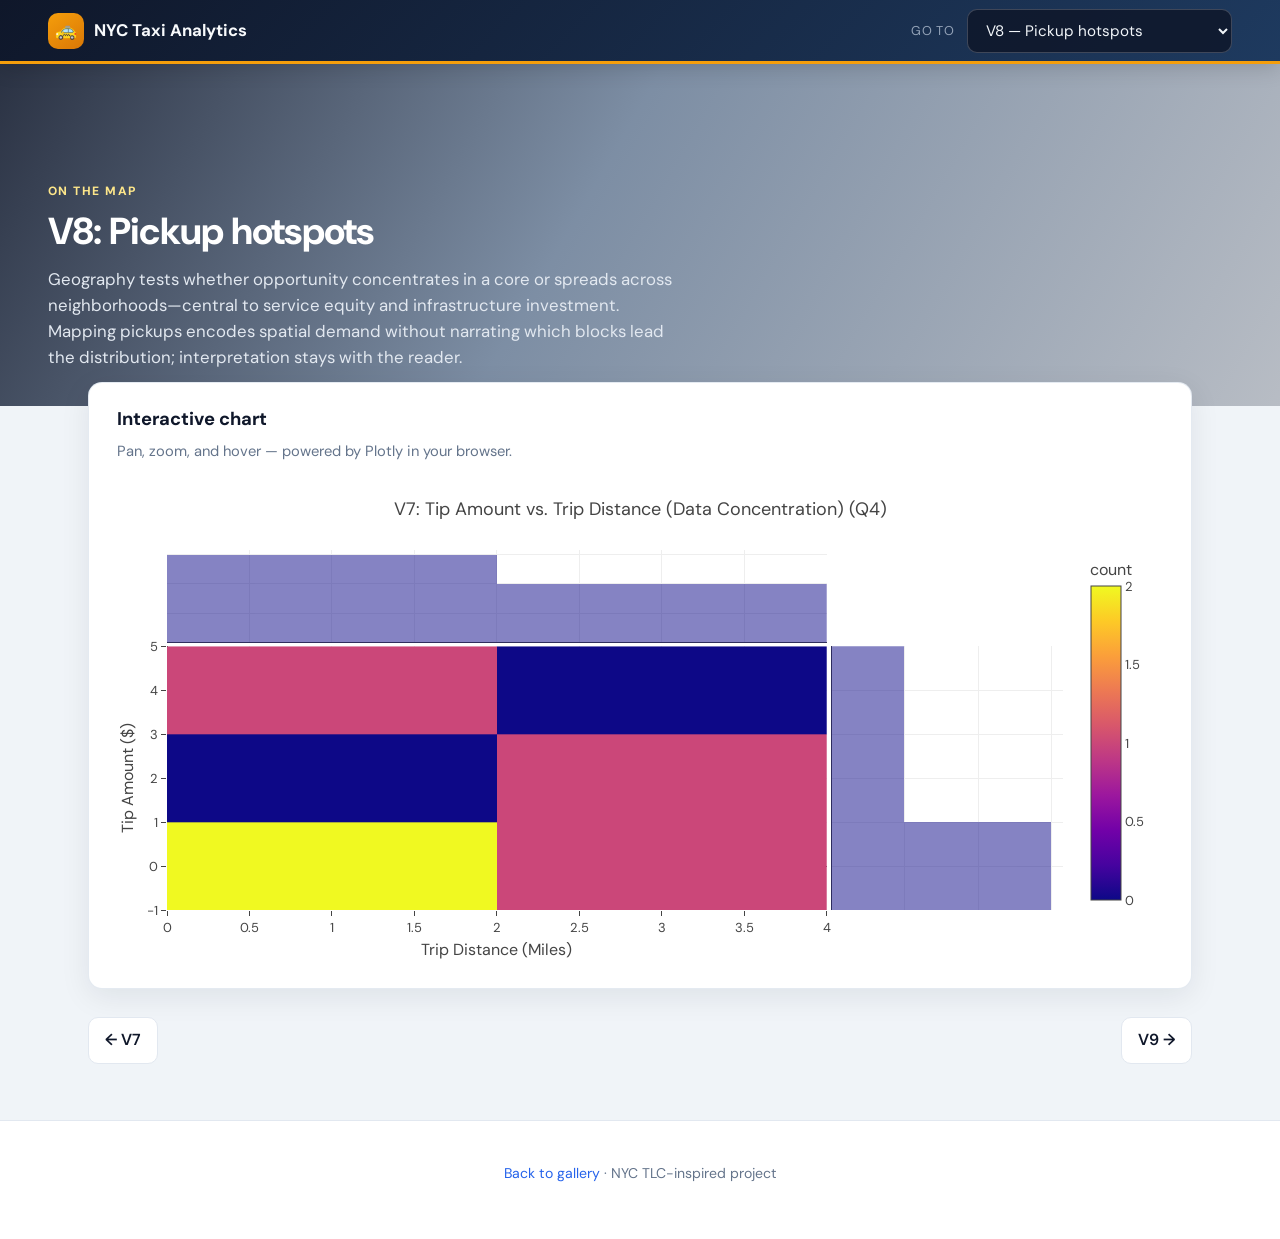
<file: v8.html>
<!DOCTYPE html>
<html lang="en">
<head>
  <meta charset="UTF-8">
  <meta name="viewport" content="width=device-width, initial-scale=1.0">
  <title>V8: Pickup hotspots | NYC Taxi Analytics</title>
  <link rel="preconnect" href="https://fonts.googleapis.com">
  <link rel="preconnect" href="https://fonts.gstatic.com" crossorigin>
  <link href="https://fonts.googleapis.com/css2?family=DM+Sans:ital,opsz,wght@0,9..40,400;0,9..40,600;0,9..40,800;1,9..40,400&display=swap" rel="stylesheet">
  <link rel="stylesheet" href="css/site.css">
</head>


<body data-current-file="v8.html">
  <nav class="site-nav">
    <a class="site-nav__brand" href="index.html">
      <span class="site-nav__logo" aria-hidden="true">🚕</span>
      <span>NYC Taxi Analytics</span>
    </a>
    <div class="site-nav__controls">
      <label for="viz-jump">Go to</label>
      <select id="viz-jump" aria-label="Jump to visualization"></select>
    </div>
  </nav>

  <section class="viz-hero" style="background-image: url('https://images.unsplash.com/photo-1514565131-fce0801e5785?auto=format&fit=crop&w=2000&q=80');">
    <div class="viz-hero__inner">
      <div class="viz-hero__kicker">On the map</div>
      <h1>V8: Pickup hotspots</h1>
      <p>Geography tests whether opportunity concentrates in a core or spreads across neighborhoods—central to service equity and infrastructure investment. Mapping pickups encodes spatial demand without narrating which blocks lead the distribution; interpretation stays with the reader.</p>
    </div>
  </section>
  <main class="viz-main">
    <div class="viz-panel">
      <h2>Interactive chart</h2>
      <p class="viz-caption">Pan, zoom, and hover — powered by Plotly in your browser.</p>
      <div id="plot-main" class="plot-container"></div>
    </div>
    <div class="viz-prev-next">
      <a href="v7.html">← V7</a>
      <a href="v9.html">V9 →</a>
    </div>
  </main>
  <footer class="site-footer">
    <p><a href="index.html">Back to gallery</a> · NYC TLC-inspired project</p>
  </footer>

  <script>
    window.VIZ_PAGE_LABELS = ["Peak pickup hours", "Trip distance by hour", "Demand by weekday", "Tips vs total fare", "Fare vs trip distance", "Duration vs traffic", "Tips vs distance density", "Pickup hotspots", "Fare vs traffic status", "Fleet speed by day", "Tips by payment type", "Passengers per trip"];
  </script>
  <script src="https://cdn.plot.ly/plotly-2.35.2.min.js"></script>

  <script src="js/site.js"></script>
  <script>
    document.addEventListener("DOMContentLoaded", function () {
      Site.populateVizDropdown(
        document.getElementById("viz-jump"),
        document.body.getAttribute("data-current-file") || "index.html"
      );
    });
  </script>
  <script>
    document.addEventListener("DOMContentLoaded", function () {
      Site.renderVizChart("plot-main", 8);
    });
  </script>
</body>
</html>
</file>
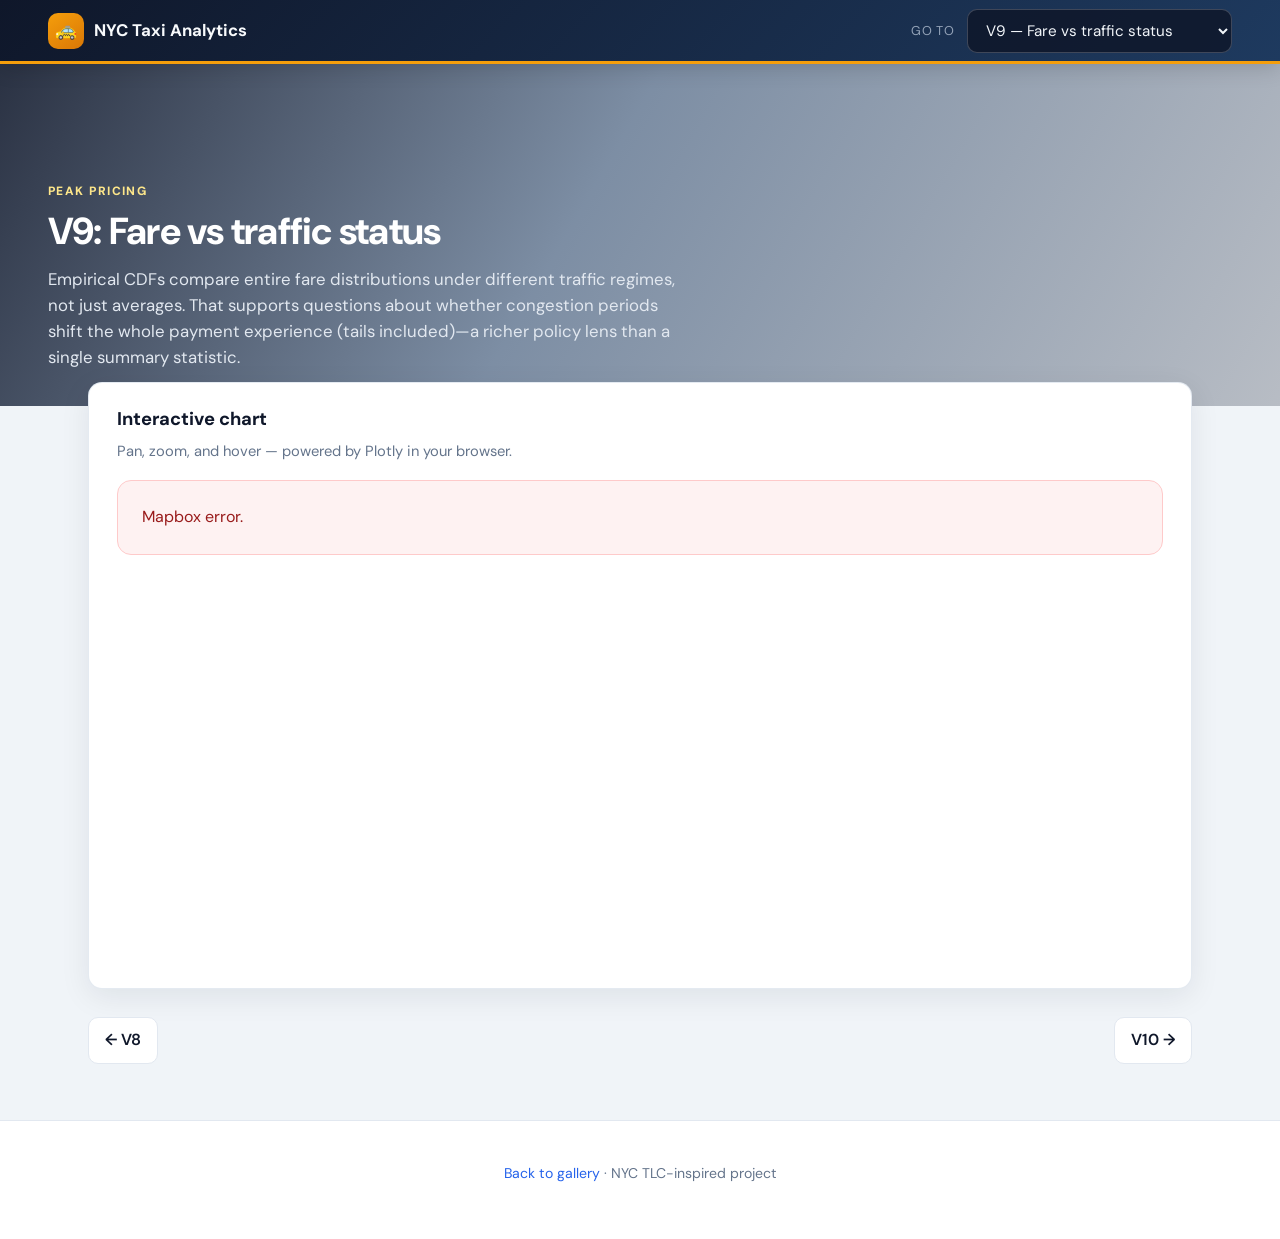
<file: v9.html>
<!DOCTYPE html>
<html lang="en">
<head>
  <meta charset="UTF-8">
  <meta name="viewport" content="width=device-width, initial-scale=1.0">
  <title>V9: Fare vs traffic status | NYC Taxi Analytics</title>
  <link rel="preconnect" href="https://fonts.googleapis.com">
  <link rel="preconnect" href="https://fonts.gstatic.com" crossorigin>
  <link href="https://fonts.googleapis.com/css2?family=DM+Sans:ital,opsz,wght@0,9..40,400;0,9..40,600;0,9..40,800;1,9..40,400&display=swap" rel="stylesheet">
  <link rel="stylesheet" href="css/site.css">
</head>


<body data-current-file="v9.html">
  <nav class="site-nav">
    <a class="site-nav__brand" href="index.html">
      <span class="site-nav__logo" aria-hidden="true">🚕</span>
      <span>NYC Taxi Analytics</span>
    </a>
    <div class="site-nav__controls">
      <label for="viz-jump">Go to</label>
      <select id="viz-jump" aria-label="Jump to visualization"></select>
    </div>
  </nav>

  <section class="viz-hero" style="background-image: url('https://images.unsplash.com/photo-1507679799987-c73779587ccf?auto=format&fit=crop&w=2000&q=80');">
    <div class="viz-hero__inner">
      <div class="viz-hero__kicker">Peak pricing</div>
      <h1>V9: Fare vs traffic status</h1>
      <p>Empirical CDFs compare entire fare distributions under different traffic regimes, not just averages. That supports questions about whether congestion periods shift the whole payment experience (tails included)—a richer policy lens than a single summary statistic.</p>
    </div>
  </section>
  <main class="viz-main">
    <div class="viz-panel">
      <h2>Interactive chart</h2>
      <p class="viz-caption">Pan, zoom, and hover — powered by Plotly in your browser.</p>
      <div id="plot-main" class="plot-container"></div>
    </div>
    <div class="viz-prev-next">
      <a href="v8.html">← V8</a>
      <a href="v10.html">V10 →</a>
    </div>
  </main>
  <footer class="site-footer">
    <p><a href="index.html">Back to gallery</a> · NYC TLC-inspired project</p>
  </footer>

  <script>
    window.VIZ_PAGE_LABELS = ["Peak pickup hours", "Trip distance by hour", "Demand by weekday", "Tips vs total fare", "Fare vs trip distance", "Duration vs traffic", "Tips vs distance density", "Pickup hotspots", "Fare vs traffic status", "Fleet speed by day", "Tips by payment type", "Passengers per trip"];
  </script>
  <script src="https://cdn.plot.ly/plotly-2.35.2.min.js"></script>

  <script src="js/site.js"></script>
  <script>
    document.addEventListener("DOMContentLoaded", function () {
      Site.populateVizDropdown(
        document.getElementById("viz-jump"),
        document.body.getAttribute("data-current-file") || "index.html"
      );
    });
  </script>
  <script>
    document.addEventListener("DOMContentLoaded", function () {
      Site.renderVizChart("plot-main", 9);
    });
  </script>
</body>
</html>
</file>
<file: css/site.css>
/* NYC Taxi analytics — site-wide */

:root {
  --bg: #f0f4f8;
  --surface: #ffffff;
  --ink: #0f172a;
  --muted: #64748b;
  --accent: #f59e0b;
  --accent-dark: #d97706;
  --nav-height: 64px;
  --radius: 14px;
  --shadow: 0 8px 30px rgba(15, 23, 42, 0.08);
  --font: "DM Sans", "Segoe UI", system-ui, sans-serif;
}

*,
*::before,
*::after {
  box-sizing: border-box;
}

html {
  scroll-behavior: smooth;
}

body {
  margin: 0;
  font-family: var(--font);
  background: var(--bg);
  color: var(--ink);
  line-height: 1.55;
}

a {
  color: #2563eb;
  text-decoration: none;
}
a:hover {
  text-decoration: underline;
}

.site-nav {
  position: sticky;
  top: 0;
  z-index: 100;
  height: var(--nav-height);
  display: flex;
  align-items: center;
  justify-content: space-between;
  gap: 1rem;
  padding: 0 clamp(16px, 4vw, 48px);
  background: linear-gradient(135deg, #0f172a 0%, #1e3a5f 100%);
  border-bottom: 3px solid var(--accent);
  box-shadow: 0 4px 20px rgba(0, 0, 0, 0.15);
}

.site-nav__brand {
  display: flex;
  align-items: center;
  gap: 0.65rem;
  font-weight: 700;
  font-size: 1.05rem;
  color: #f8fafc;
  white-space: nowrap;
}

.site-nav__brand:hover {
  text-decoration: none;
  color: #fde68a;
}

.site-nav__logo {
  width: 36px;
  height: 36px;
  border-radius: 10px;
  background: linear-gradient(145deg, var(--accent), var(--accent-dark));
  display: grid;
  place-items: center;
  font-size: 1.1rem;
}

.site-nav__controls {
  display: flex;
  align-items: center;
  gap: 12px;
  flex-wrap: wrap;
  justify-content: flex-end;
}

.site-nav label {
  color: #94a3b8;
  font-size: 0.8rem;
  text-transform: uppercase;
  letter-spacing: 0.06em;
}

.site-nav select {
  min-width: 220px;
  padding: 10px 14px;
  border-radius: 10px;
  border: 1px solid rgba(248, 250, 252, 0.2);
  background: rgba(15, 23, 42, 0.85);
  color: #f1f5f9;
  font-family: inherit;
  font-size: 0.95rem;
  cursor: pointer;
}

.site-nav select:focus {
  outline: 2px solid var(--accent);
  outline-offset: 2px;
}

/* —— Home —— */

.home-hero {
  position: relative;
  min-height: 42vh;
  display: flex;
  align-items: flex-end;
  padding: clamp(32px, 5vw, 72px) clamp(20px, 5vw, 56px) 48px;
  background-size: cover;
  background-position: center;
  color: #fff;
}

.home-hero::after {
  content: "";
  position: absolute;
  inset: 0;
  background: linear-gradient(
    to top,
    rgba(15, 23, 42, 0.92) 0%,
    rgba(15, 23, 42, 0.35) 50%,
    transparent 100%
  );
  pointer-events: none;
}

.home-hero__inner {
  position: relative;
  z-index: 1;
  max-width: 720px;
}

.home-hero h1 {
  margin: 0 0 12px;
  font-size: clamp(1.85rem, 4vw, 2.75rem);
  font-weight: 800;
  letter-spacing: -0.02em;
  line-height: 1.15;
}

.home-hero p {
  margin: 0;
  font-size: 1.1rem;
  color: #cbd5e1;
  max-width: 560px;
}

.home-significance {
  background: #ffffff;
  border-bottom: 1px solid #e2e8f0;
  padding: 40px clamp(20px, 5vw, 52px) 36px;
}

.home-significance__inner {
  max-width: 820px;
  margin: 0 auto;
}

.home-significance h2 {
  margin: 0 0 16px;
  font-size: 1.45rem;
  font-weight: 800;
  letter-spacing: -0.02em;
  color: var(--ink);
}

.home-significance p {
  margin: 0 0 1rem;
  color: var(--muted);
  font-size: 1.02rem;
  line-height: 1.65;
}

.home-significance p:last-child {
  margin-bottom: 0;
}

.home-intro {
  max-width: 900px;
  margin: 0 auto;
  padding: 32px clamp(20px, 5vw, 48px) 8px;
}

.home-intro h2 {
  margin: 0 0 12px;
  font-size: 1.35rem;
}

.home-intro p {
  margin: 0;
  color: var(--muted);
}

.gallery {
  display: grid;
  grid-template-columns: repeat(auto-fill, minmax(280px, 1fr));
  gap: 22px;
  padding: 32px clamp(20px, 5vw, 48px) 64px;
  max-width: 1400px;
  margin: 0 auto;
}

.viz-card-link {
  display: block;
  border-radius: var(--radius);
  overflow: hidden;
  background: var(--surface);
  box-shadow: var(--shadow);
  color: inherit;
  text-decoration: none;
  transition: transform 0.2s ease, box-shadow 0.2s ease;
}

.viz-card-link:hover {
  transform: translateY(-4px);
  box-shadow: 0 16px 40px rgba(15, 23, 42, 0.12);
  text-decoration: none;
  color: inherit;
}

.viz-card-link__img {
  aspect-ratio: 16 / 9;
  background-size: cover;
  background-position: center;
}

.viz-card-link__body {
  padding: 18px 18px 20px;
}

.viz-card-link__tag {
  font-size: 0.72rem;
  font-weight: 700;
  text-transform: uppercase;
  letter-spacing: 0.08em;
  color: var(--accent-dark);
  margin-bottom: 6px;
}

.viz-card-link h3 {
  margin: 0;
  font-size: 1.05rem;
  font-weight: 700;
  line-height: 1.3;
}

.viz-card-link p {
  margin: 10px 0 0;
  font-size: 0.9rem;
  color: var(--muted);
  line-height: 1.45;
}

.viz-card-link .viz-card-analysis {
  margin-top: 12px;
  font-size: 0.88rem;
  line-height: 1.55;
  color: #475569;
}

.site-footer {
  text-align: center;
  padding: 28px 20px 40px;
  font-size: 0.88rem;
  color: var(--muted);
  border-top: 1px solid #e2e8f0;
  background: #fff;
}

/* —— Viz detail page —— */

.viz-hero {
  position: relative;
  min-height: 38vh;
  background-size: cover;
  background-position: center;
  display: flex;
  align-items: flex-end;
  padding: 28px clamp(20px, 5vw, 48px) 36px;
  color: #fff;
}

.viz-hero::after {
  content: "";
  position: absolute;
  inset: 0;
  background: linear-gradient(
    120deg,
    rgba(15, 23, 42, 0.88) 0%,
    rgba(30, 58, 95, 0.55) 45%,
    rgba(15, 23, 42, 0.25) 100%
  );
  pointer-events: none;
}

.viz-hero__inner {
  position: relative;
  z-index: 1;
  max-width: 800px;
}

.viz-hero__kicker {
  font-size: 0.75rem;
  font-weight: 800;
  text-transform: uppercase;
  letter-spacing: 0.12em;
  color: #fde68a;
  margin-bottom: 8px;
}

.viz-hero h1 {
  margin: 0 0 12px;
  font-size: clamp(1.5rem, 3.5vw, 2.35rem);
  font-weight: 800;
  letter-spacing: -0.02em;
  line-height: 1.2;
}

.viz-hero p {
  margin: 0;
  font-size: 1.05rem;
  color: #e2e8f0;
  max-width: 640px;
}

.viz-main {
  max-width: 1200px;
  margin: -24px auto 0;
  padding: 0 clamp(20px, 5vw, 48px) 56px;
  position: relative;
  z-index: 2;
}

.viz-panel {
  background: var(--surface);
  border-radius: var(--radius);
  box-shadow: var(--shadow);
  padding: 22px clamp(16px, 3vw, 28px) 28px;
  border: 1px solid rgba(226, 232, 240, 0.9);
}

.viz-panel h2 {
  margin: 0 0 6px;
  font-size: 1.15rem;
}

.viz-panel .viz-caption {
  margin: 0 0 18px;
  font-size: 0.92rem;
  color: var(--muted);
}

.plot-container {
  width: 100%;
  min-height: 480px;
}

.viz-error {
  padding: 24px;
  background: #fef2f2;
  border: 1px solid #fecaca;
  border-radius: var(--radius);
  color: #991b1b;
}

.viz-prev-next {
  display: flex;
  justify-content: space-between;
  gap: 16px;
  margin-top: 28px;
  flex-wrap: wrap;
}

.viz-prev-next a {
  font-weight: 600;
  padding: 10px 16px;
  border-radius: 10px;
  background: #fff;
  border: 1px solid #e2e8f0;
  color: var(--ink);
}

.viz-prev-next a:hover {
  background: #f8fafc;
  text-decoration: none;
  border-color: var(--accent);
}

@media (max-width: 640px) {
  .site-nav {
    flex-direction: column;
    height: auto;
    padding: 12px 16px;
    align-items: stretch;
  }

  .site-nav__controls {
    justify-content: stretch;
  }

  .site-nav select {
    width: 100%;
    min-width: unset;
  }
}
</file>
